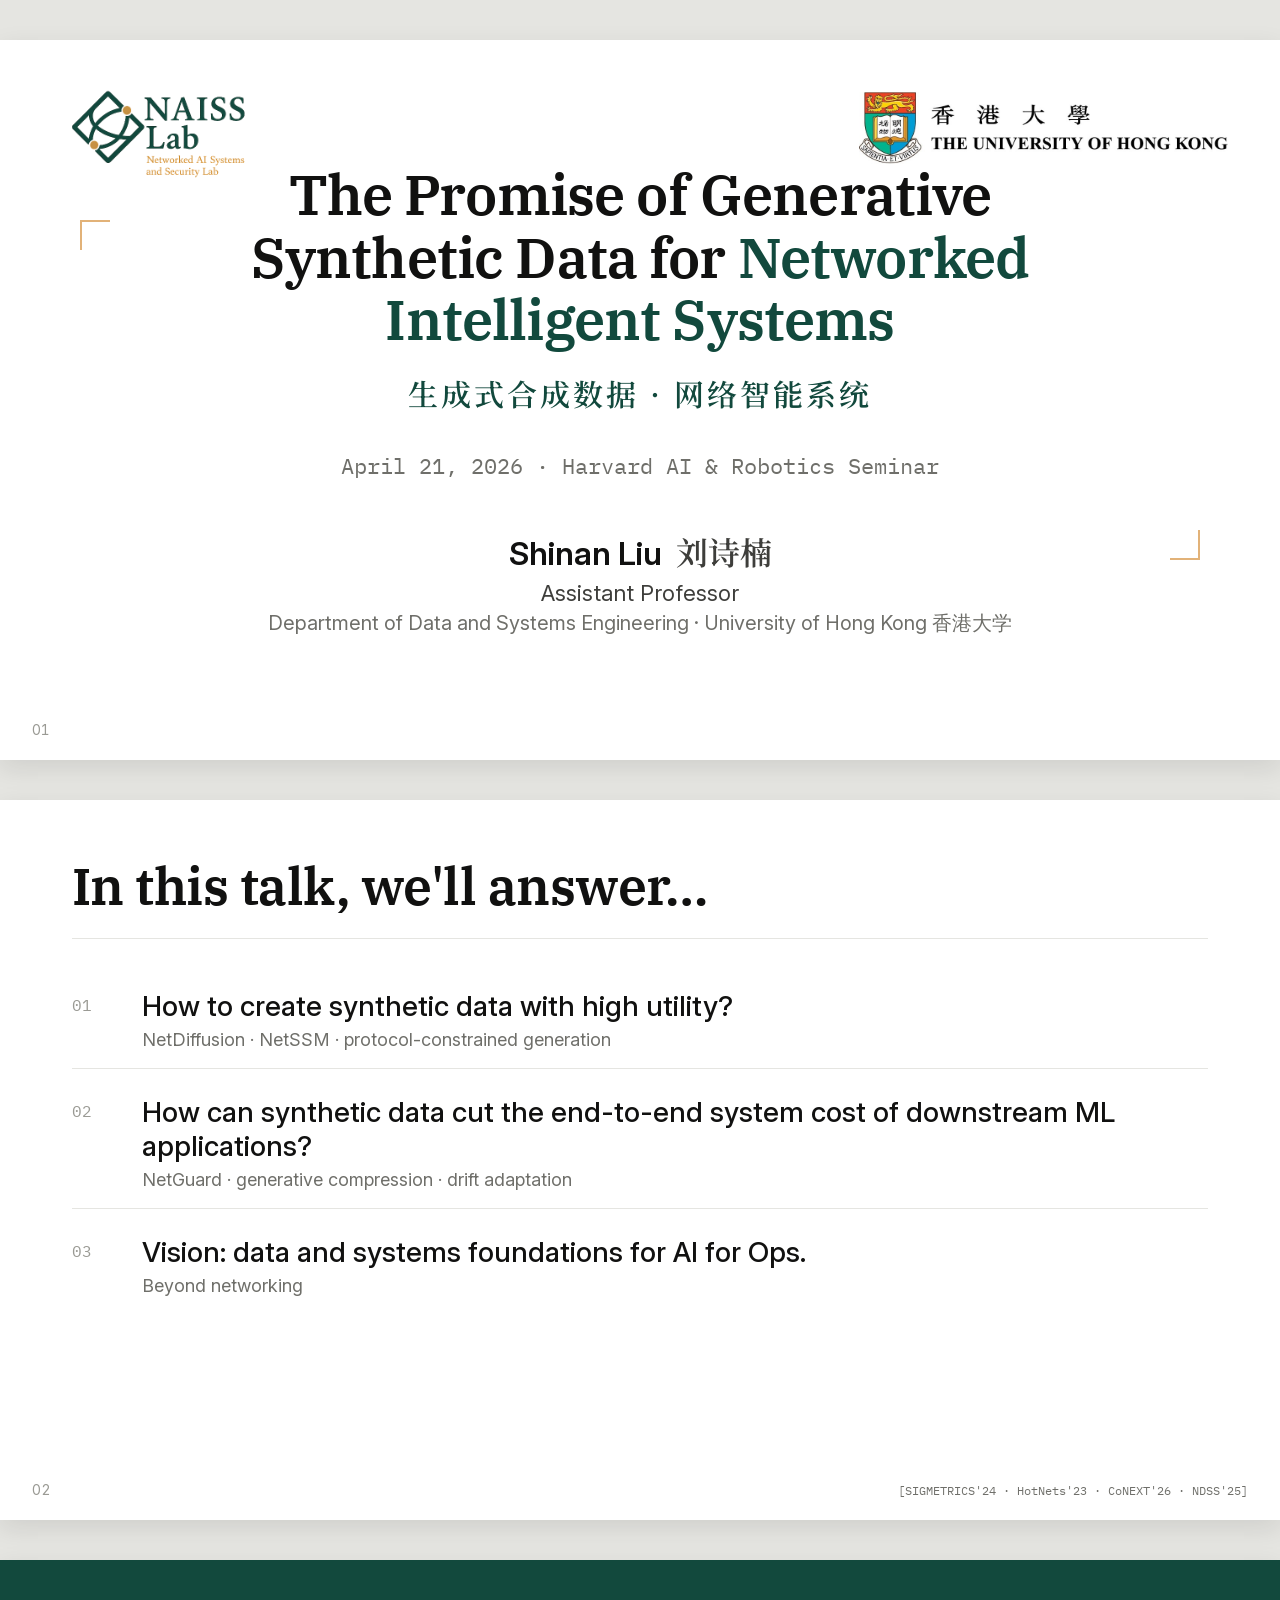
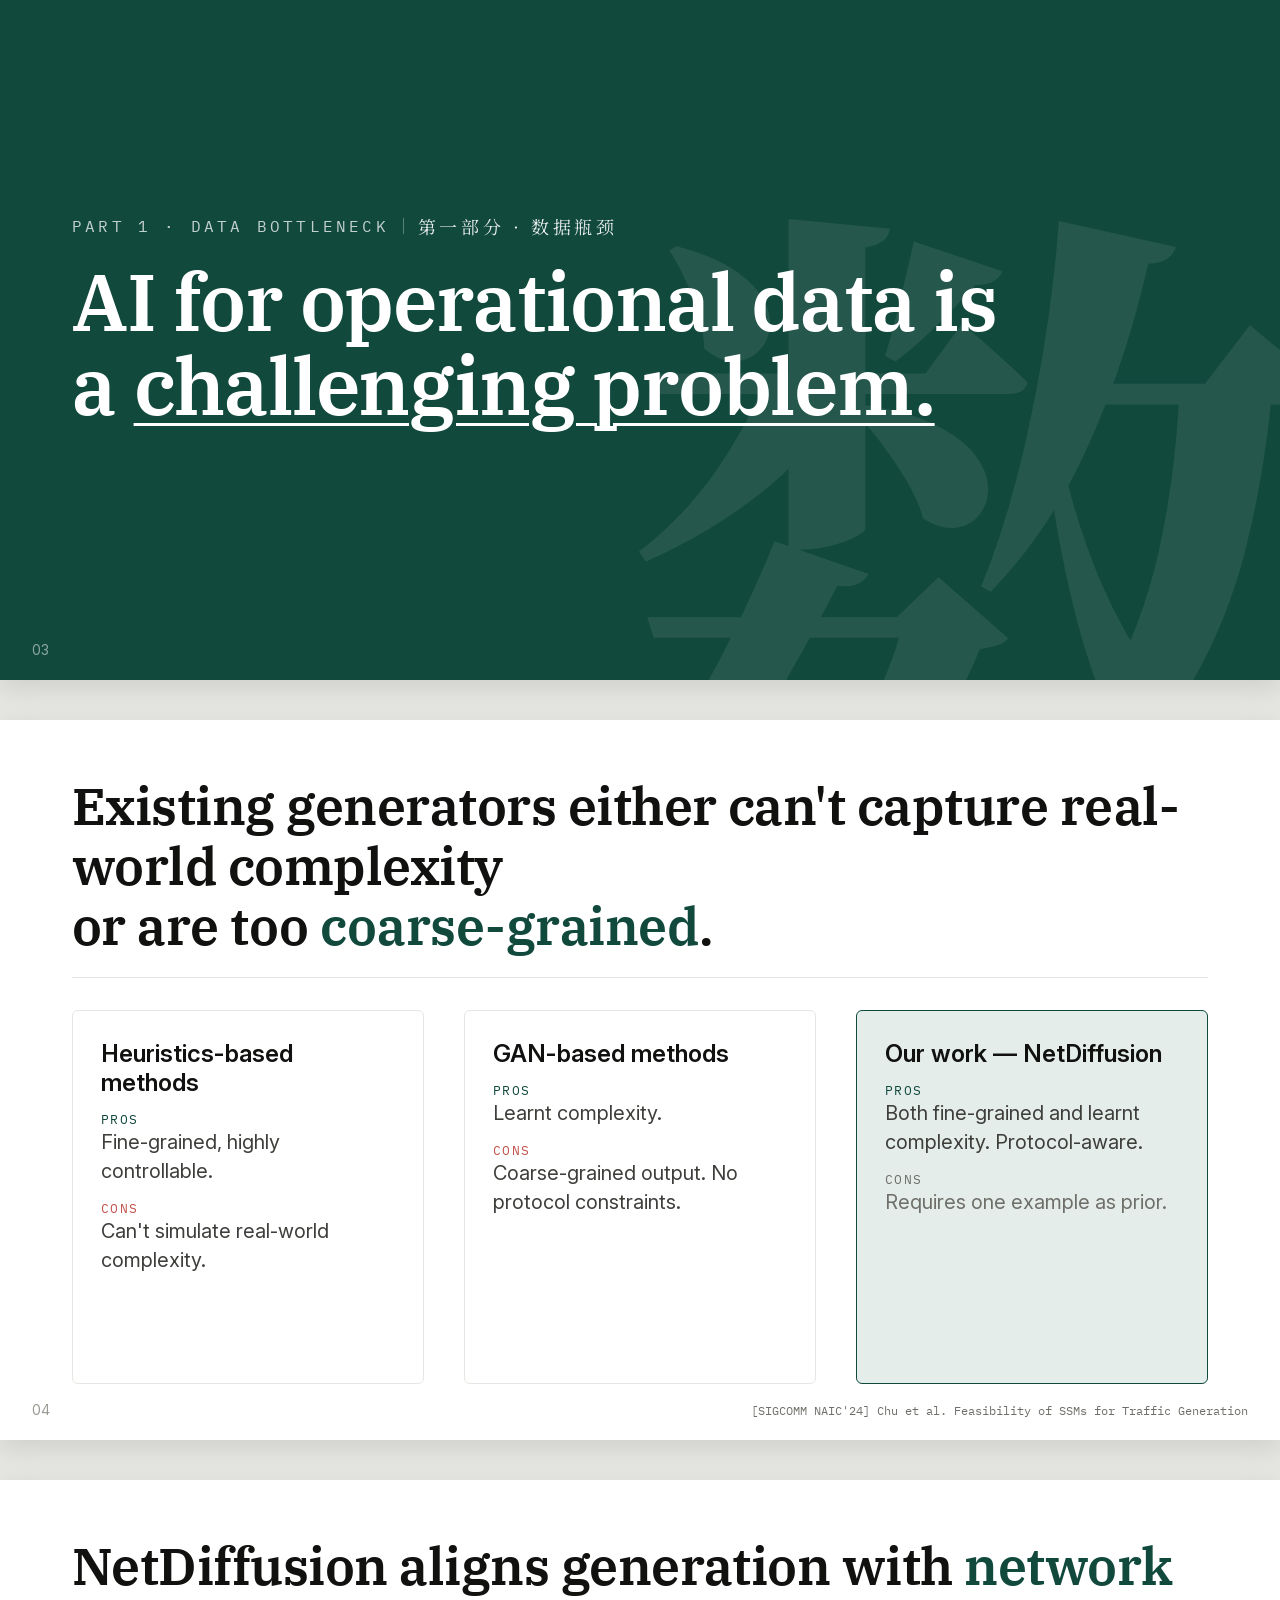
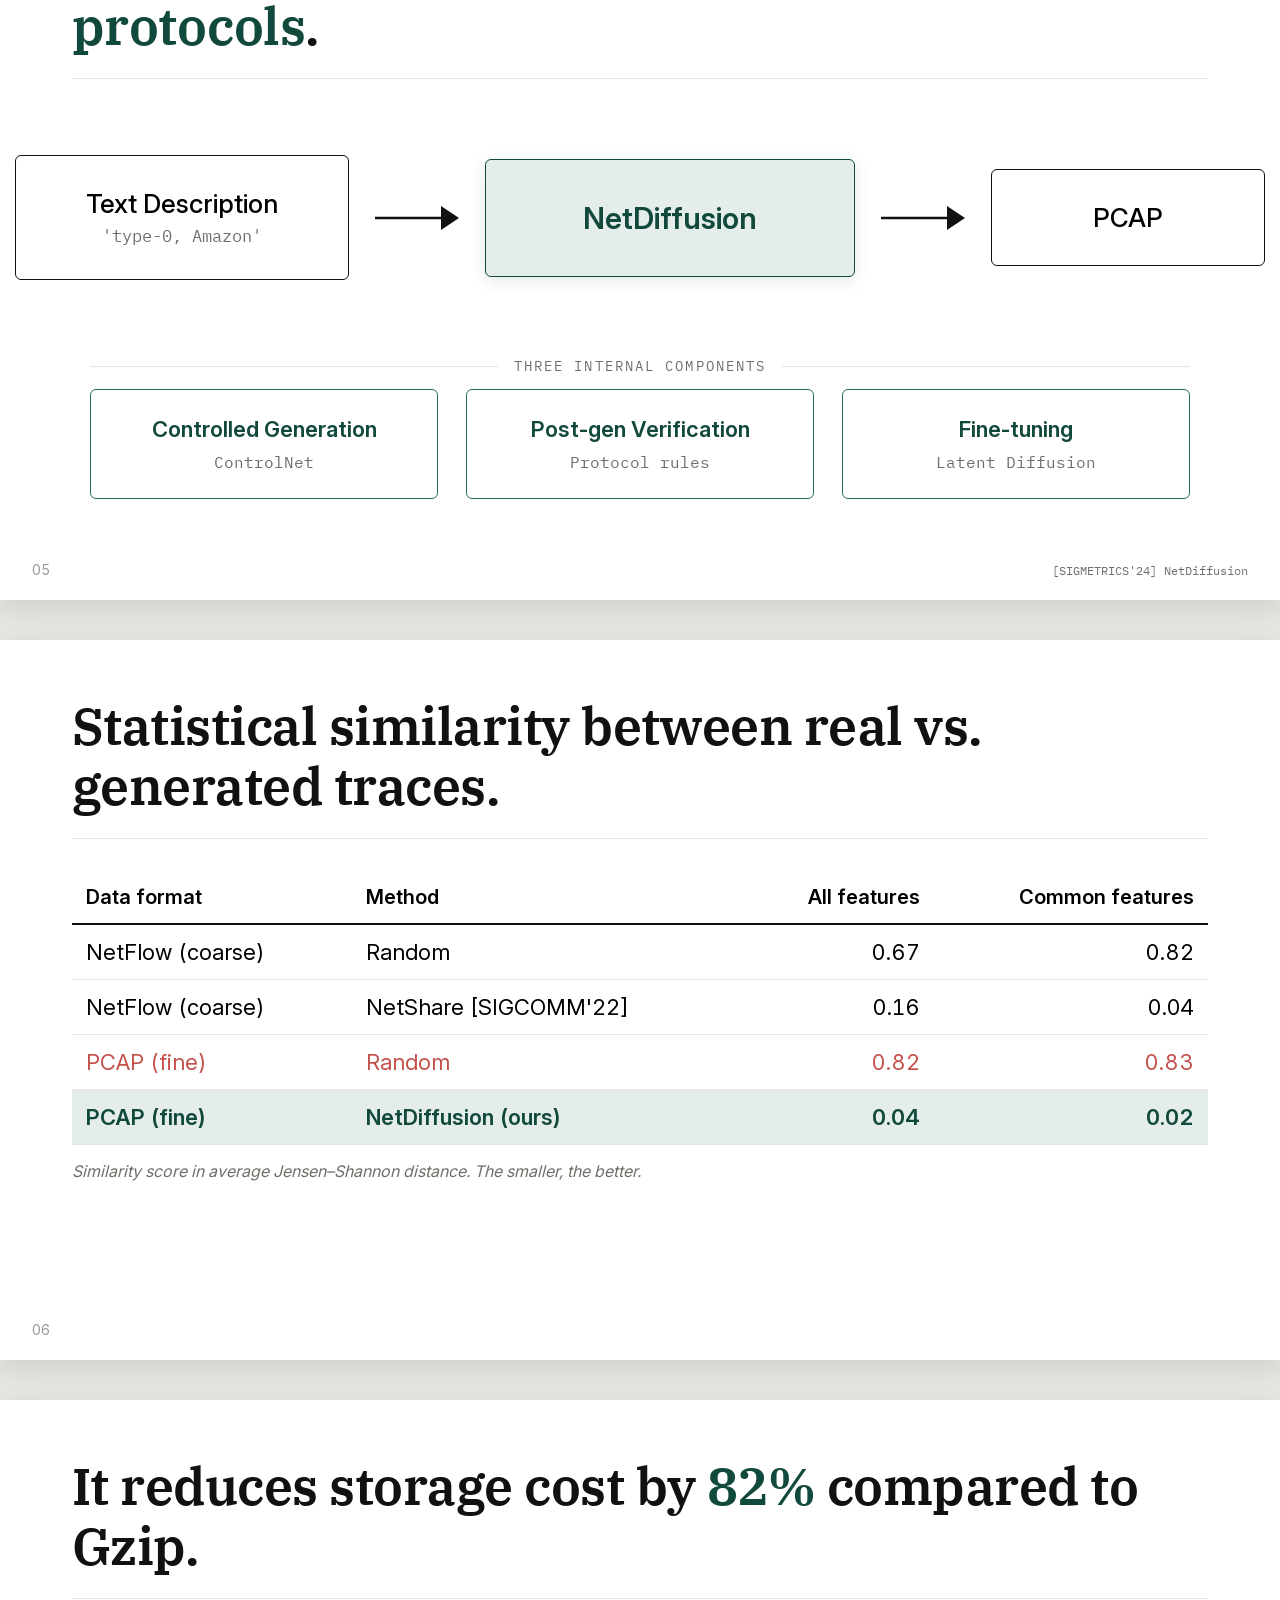
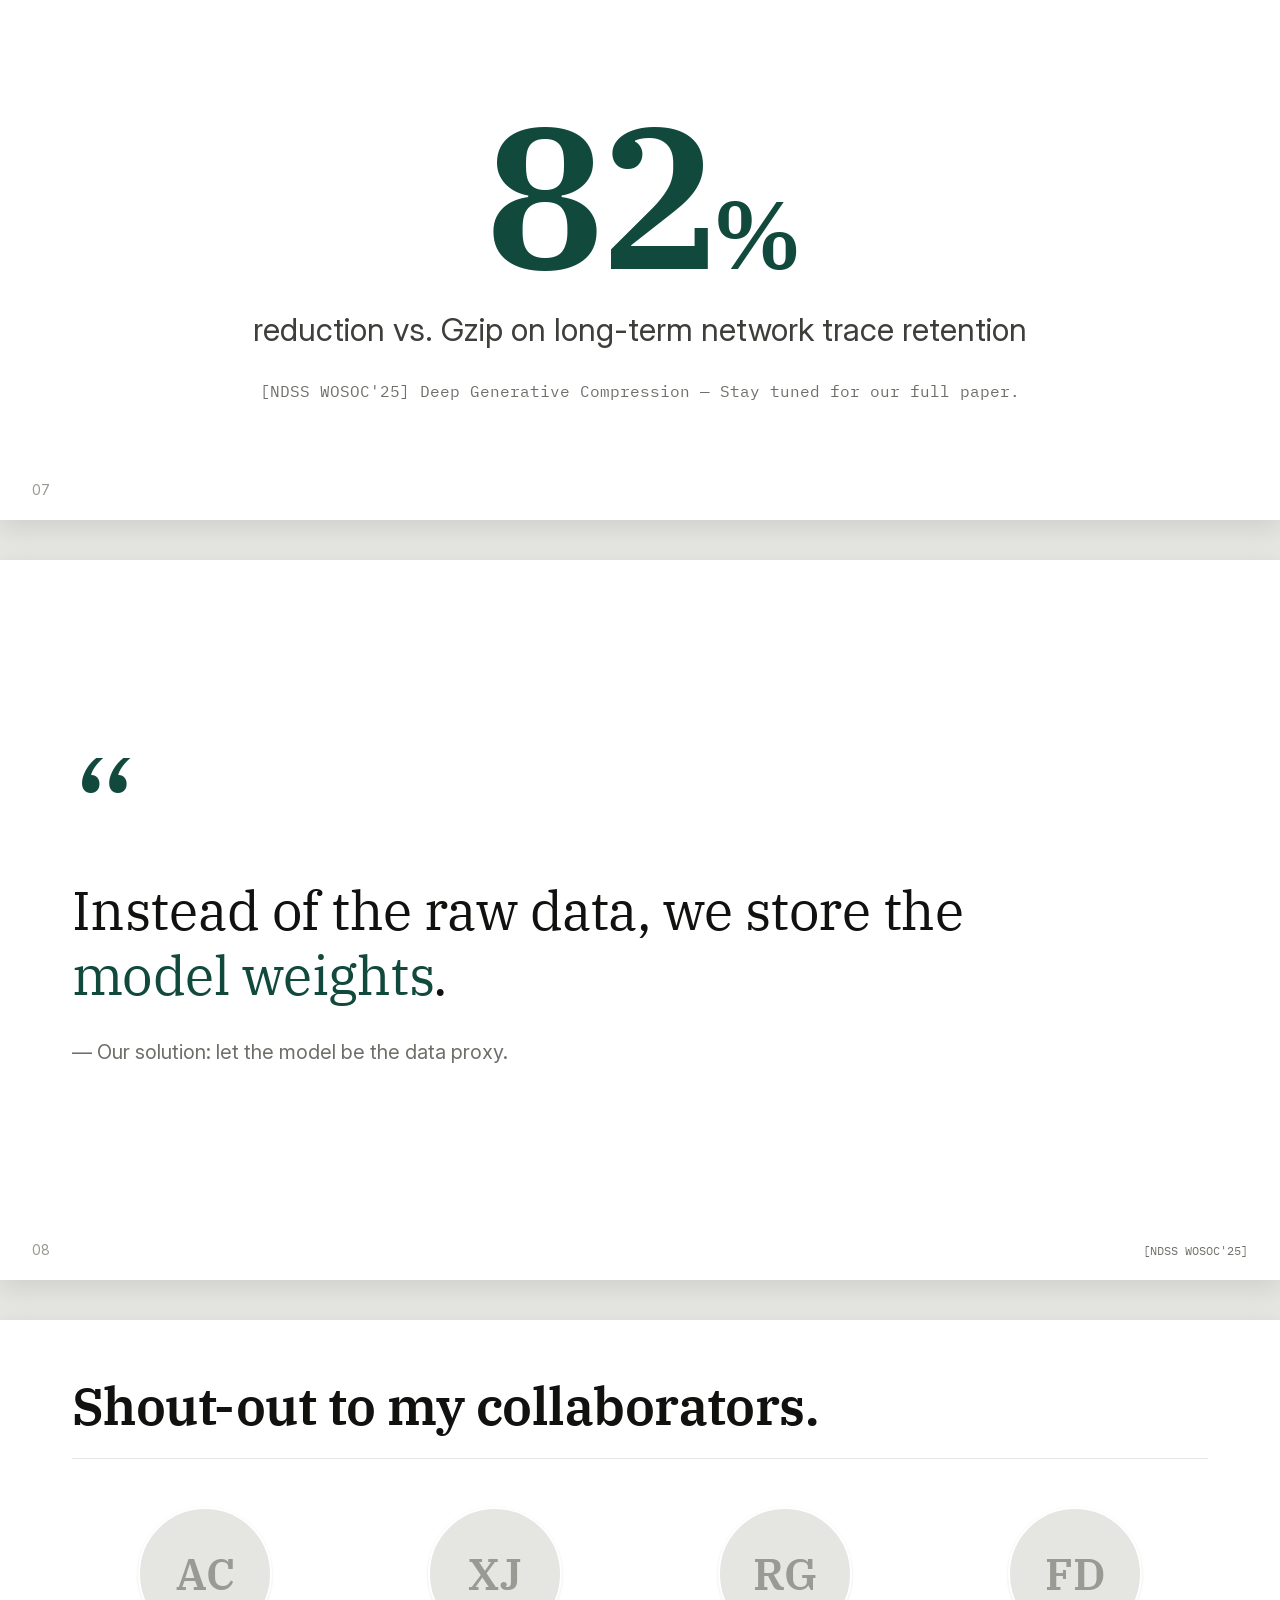
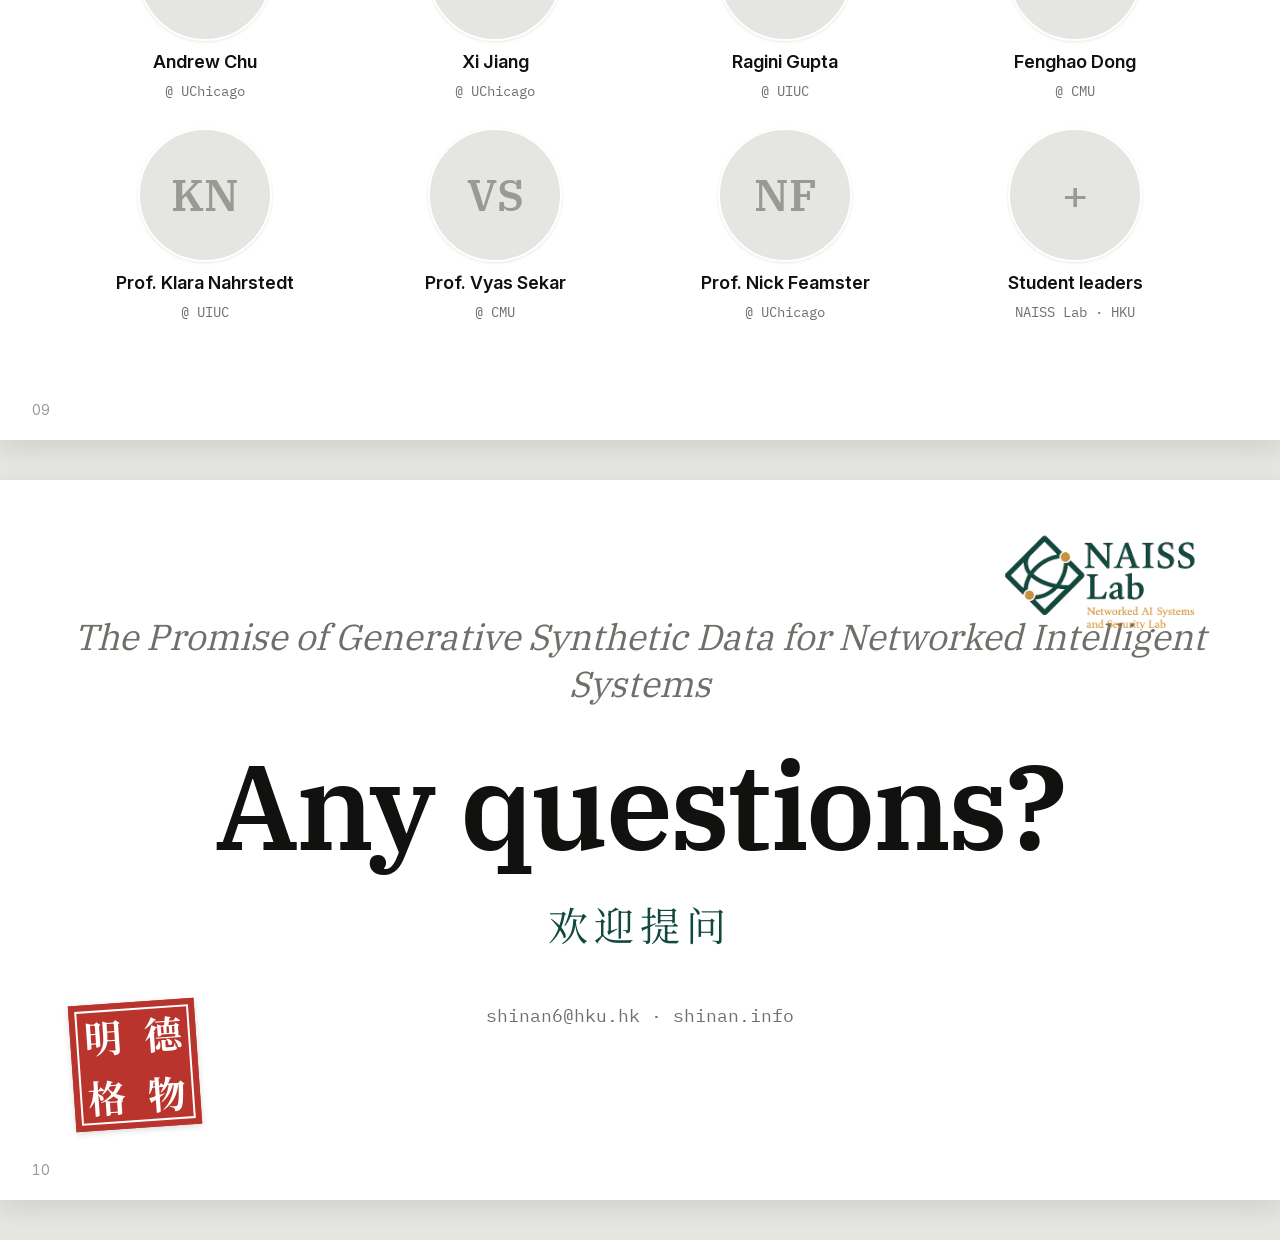
<file: slides/index.html>
<!doctype html>
<html>
<head>
  <meta charset="utf-8">
  <title>NAISS Lab — Slide Templates</title>
  <link rel="stylesheet" href="../colors_and_type.css">
  <link rel="preconnect" href="https://fonts.googleapis.com">
  <link rel="preconnect" href="https://fonts.gstatic.com" crossorigin>
  <link href="https://fonts.googleapis.com/css2?family=Noto+Serif+SC:wght@400;600;700&family=Noto+Sans+SC:wght@400;500;700&display=swap" rel="stylesheet">
  <style>
    html, body { margin:0; background: var(--ink-200); font-family: var(--font-sans); }
    .shell { display:flex; flex-direction:column; align-items:center; padding: 40px 0; gap: 40px; }
    .slide {
      width: 1280px; height: 720px;
      background: var(--bg-1);
      box-shadow: 0 8px 24px rgba(17,17,16,.10);
      position: relative;
      overflow: hidden;
      box-sizing: border-box;
      padding: var(--slide-pad-y) var(--slide-pad-x);
      display: flex; flex-direction: column;
    }
    .slide .num { position:absolute; left: 32px; bottom: 22px; font-size: 14px; color: var(--fg-4); font-variant-numeric: tabular-nums; }
    .slide .footer-cite { position:absolute; right: 32px; bottom: 22px; font-family: var(--font-mono); font-size: 12px; color: var(--fg-3); }
    .slide .logo { position:absolute; opacity: 1; }
    .slide h1.title { font-family: var(--font-serif); font-weight: 600; font-size: 52px; line-height: 1.15; letter-spacing: -0.01em; margin: 0 0 8px 0; color: var(--fg-1); }
    .slide .divider { height: 1px; background: var(--border-1); margin: 14px 0 32px 0; }
    .accent { color: var(--naiss-green); }
    .cn { font-family: "Noto Serif SC", var(--font-serif); font-feature-settings: "palt"; }
    .cn-sans { font-family: "Noto Sans SC", var(--font-sans); }

    /* Decorative corner brackets — Chinese-seal / frame motif */
    .corner-mark {
      position:absolute; width: 48px; height: 48px;
      border: 2px solid var(--naiss-gold);
    }
    .corner-mark.tl { top: 36px; left: 36px; border-right: none; border-bottom: none; }
    .corner-mark.tr { top: 36px; right: 36px; border-left: none; border-bottom: none; }
    .corner-mark.bl { bottom: 36px; left: 36px; border-right: none; border-top: none; }
    .corner-mark.br { bottom: 36px; right: 36px; border-left: none; border-top: none; }

    /* Red seal (印章) — classical vermillion stamp */
    .seal {
      width: 120px; height: 120px;
      background: #B8342C;  /* vermillion */
      color: #fff;
      font-family: "Noto Serif SC", var(--font-serif);
      font-weight: 700;
      display: grid;
      grid-template-columns: 1fr 1fr;
      grid-template-rows: 1fr 1fr;
      font-size: 38px;
      line-height: 1;
      box-shadow: 0 2px 6px rgba(0,0,0,.15);
      border: 3px solid #B8342C;
      transform: rotate(-4deg);
      position: relative;
    }
    .seal::before {
      content: "";
      position: absolute; inset: 3px;
      border: 2px solid #fff;
      pointer-events: none;
    }
    .seal span {
      display:flex; align-items:center; justify-content:center;
    }

    /* Giant Chinese watermark character */
    .cn-watermark {
      position: absolute;
      font-family: "Noto Serif SC", var(--font-serif);
      font-weight: 700;
      color: var(--naiss-green);
      opacity: 0.05;
      font-size: 640px;
      line-height: 1;
      pointer-events: none;
      user-select: none;
    }

    /* Title slide */
    .slide-title { align-items:center; justify-content:center; text-align:center; }
    .slide-title .display { font-family: var(--font-serif); font-weight: 600; font-size: 56px; line-height: 1.12; letter-spacing: -0.015em; color: var(--fg-1); max-width: 900px; margin: 0 auto; }
    .slide-title .display-cn { margin-top: 20px; font-family: "Noto Serif SC", var(--font-serif); font-weight: 600; font-size: 30px; color: var(--naiss-green); letter-spacing: 0.1em; }
    .slide-title .date { margin-top: 36px; font-size: 22px; color: var(--fg-3); font-family: var(--font-mono); }
    .slide-title .byline { margin-top: 48px; }
    .slide-title .byline .name { font-size: 32px; font-weight: 600; color: var(--fg-1); font-family: var(--font-sans); }
    .slide-title .byline .name .name-cn { font-family: "Noto Serif SC", var(--font-serif); margin-left: 14px; color: var(--fg-2); }
    .slide-title .byline .role { font-size: 22px; color: var(--fg-2); font-family: var(--font-sans); margin-top: 6px; }
    .slide-title .byline .aff { font-size: 20px; color: var(--fg-3); font-family: var(--font-sans); margin-top: 4px; }

    /* Section slide: green bg, white serif */
    .slide-section { background: var(--naiss-green); color: var(--ink-0); justify-content:center; position: relative; overflow: hidden; }
    .slide-section .eyebrow { font-family: var(--font-mono); font-size: 16px; letter-spacing: 0.2em; text-transform: uppercase; color: rgba(255,255,255,.75); margin-bottom: 20px; display:flex; align-items:center; gap: 14px; }
    .slide-section .eyebrow .cn-label { font-family: "Noto Serif SC", var(--font-serif); font-size: 18px; letter-spacing: 0.2em; text-transform: none; color: rgba(255,255,255,.9); }
    .slide-section .title { font-family: var(--font-serif); font-weight: 600; font-size: 80px; line-height: 1.05; letter-spacing: -0.015em; color: var(--ink-0); max-width: 960px; }
    .slide-section .cn-watermark { color: #fff; opacity: 0.08; right: -60px; bottom: -200px; font-size: 720px; }

    /* Content slide generic */
    .content-body { flex: 1; display:flex; gap: 40px; }

    /* 2-col compare */
    .col { flex: 1; background: var(--bg-2); border: 1px solid var(--border-1); border-radius: 6px; padding: 28px; display:flex; flex-direction: column; gap: 14px; }
    .col .col-title { font-size: 24px; font-weight: 600; color: var(--fg-1); font-family: var(--font-sans); }
    .pro-label { font-family: var(--font-mono); font-size: 13px; text-transform: uppercase; letter-spacing: 0.1em; color: var(--naiss-green); }
    .con-label { font-family: var(--font-mono); font-size: 13px; text-transform: uppercase; letter-spacing: 0.1em; color: var(--naiss-coral); }
    .col p { font-size: 20px; color: var(--fg-2); line-height: 1.45; margin: 0; }

    /* Diagram slide */
    .diagram-row { display:flex; align-items:center; gap: 16px; }
    .box {
      padding: 20px 24px; border: 1.5px solid var(--ink-900); border-radius: 6px;
      background: var(--bg-2); font-family: var(--font-sans); font-size: 22px; font-weight: 500;
      min-width: 150px; text-align:center;
    }
    .box.accent-box { border-color: var(--naiss-green); background: var(--naiss-green-100); color: var(--naiss-green); font-weight: 600; }
    .arrow svg { display:block; }

    /* Table slide */
    table.result { border-collapse: collapse; width: 100%; font-family: var(--font-sans); font-size: 22px; }
    table.result thead th { text-align: left; padding: 14px 14px; border-bottom: 2px solid var(--ink-900); font-weight: 600; font-size: 20px; }
    table.result td { padding: 14px 14px; border-bottom: 1px solid var(--border-1); font-variant-numeric: tabular-nums; }
    table.result tr.worst td { color: var(--naiss-coral); }
    table.result tr.best td { background: var(--naiss-green-100); color: var(--naiss-green); font-weight: 600; }

    /* Big-stat slide */
    .big-stat { display:flex; flex-direction: column; align-items: center; justify-content:center; flex:1; text-align:center; }
    .big-stat .value { font-family: var(--font-serif); font-weight: 600; font-size: 200px; line-height: 1; color: var(--naiss-green); letter-spacing: -0.03em; }
    .big-stat .unit { font-family: var(--font-sans); font-size: 32px; color: var(--fg-2); margin-top: 16px; }
    .big-stat .src { font-family: var(--font-mono); font-size: 16px; color: var(--fg-3); margin-top: 32px; }

    /* Quote slide */
    .quote { flex:1; display:flex; flex-direction:column; justify-content:center; max-width: 1000px; }
    .quote-mark { font-family: var(--font-serif); font-size: 140px; color: var(--naiss-green); line-height: 0.5; margin-bottom: 32px; }
    .quote-text { font-family: var(--font-serif); font-weight: 400; font-size: 54px; line-height: 1.2; color: var(--fg-1); letter-spacing: -0.01em; }
    .quote-attr { margin-top: 32px; font-family: var(--font-sans); font-size: 20px; color: var(--fg-3); }

    /* Thanks / people slide */
    .people { display:grid; grid-template-columns: repeat(4, 1fr); gap: 28px 24px; }
    .person { display:flex; flex-direction:column; gap: 10px; align-items:center; text-align:center; }
    .person .avatar { width: 130px; height: 130px; border-radius: 50%; background: var(--ink-200); border: 2px solid var(--ink-0); box-shadow: 0 1px 3px rgba(0,0,0,.10); display:flex; align-items:center; justify-content:center; font-family: var(--font-serif); font-weight: 600; font-size: 44px; color: var(--ink-400); overflow:hidden; }
    .person .pname { font-size: 18px; font-weight: 600; color: var(--fg-1); }
    .person .paff { font-size: 14px; color: var(--fg-3); font-family: var(--font-mono); }

    /* Agenda / list slide */
    .agenda { display:flex; flex-direction: column; gap: 8px; }
    .agenda-item { display:flex; align-items:flex-start; gap: 22px; padding: 18px 0; border-bottom: 1px solid var(--border-1); }
    .agenda-num { font-family: var(--font-mono); font-size: 16px; color: var(--fg-4); min-width: 48px; padding-top: 6px; font-variant-numeric: tabular-nums; }
    .agenda-text { font-family: var(--font-sans); font-size: 28px; color: var(--fg-1); font-weight: 500; }
    .agenda-text .sub { display:block; font-weight: 400; font-size: 18px; color: var(--fg-3); margin-top: 6px; }

    /* Closing / Q&A */
    .slide-close { align-items:center; justify-content:center; text-align:center; position: relative; }
    .slide-close .pretitle { font-family: var(--font-serif); font-size: 36px; color: var(--fg-3); font-weight: 400; font-style: italic; }
    .slide-close .bigq { font-family: var(--font-serif); font-size: 120px; font-weight: 600; color: var(--fg-1); letter-spacing: -0.02em; margin-top: 20px; }
    .slide-close .bigq-cn { font-family: "Noto Serif SC", var(--font-serif); font-size: 40px; color: var(--naiss-green); margin-top: 12px; letter-spacing: 0.15em; }
  </style>
</head>
<body>
<div class="shell">

  <!-- 1. Title slide -->
  <div class="slide slide-title" data-screen-label="01 Title">
    <img class="logo" src="../assets/naiss-lab-logo.png" style="height:100px;top:44px;left:52px">
    <img class="logo" src="../assets/hku-logo.jpg" style="height:72px;top:52px;right:52px">
    <div class="corner-mark tl" style="top:180px;left:80px;width:28px;height:28px;opacity:.6"></div>
    <div class="corner-mark br" style="bottom:200px;right:80px;width:28px;height:28px;opacity:.6"></div>
    <div>
      <div class="display">The Promise of Generative Synthetic Data for <span class="accent">Networked Intelligent Systems</span></div>
      <div class="display-cn">生成式合成数据 · 网络智能系统</div>
      <div class="date">April 21, 2026 · Harvard AI &amp; Robotics Seminar</div>
      <div class="byline">
        <div class="name">Shinan Liu<span class="name-cn">刘诗楠</span></div>
        <div class="role">Assistant Professor</div>
        <div class="aff">Department of Data and Systems Engineering · University of Hong Kong 香港大学</div>
      </div>
    </div>
    <div class="num">01</div>
  </div>

  <!-- 2. Agenda -->
  <div class="slide" data-screen-label="02 Agenda">
    <h1 class="title">In this talk, we'll answer&hellip;</h1>
    <div class="divider"></div>
    <div class="agenda">
      <div class="agenda-item"><div class="agenda-num">01</div><div class="agenda-text">How to create synthetic data with high utility? <span class="sub">NetDiffusion · NetSSM · protocol-constrained generation</span></div></div>
      <div class="agenda-item"><div class="agenda-num">02</div><div class="agenda-text">How can synthetic data cut the end-to-end system cost of downstream ML applications? <span class="sub">NetGuard · generative compression · drift adaptation</span></div></div>
      <div class="agenda-item" style="border-bottom:none"><div class="agenda-num">03</div><div class="agenda-text">Vision: data and systems foundations for AI for Ops. <span class="sub">Beyond networking</span></div></div>
    </div>
    <div class="num">02</div>
    <div class="footer-cite">[SIGMETRICS'24 · HotNets'23 · CoNEXT'26 · NDSS'25]</div>
  </div>

  <!-- 3. Section header -->
  <div class="slide slide-section" data-screen-label="03 Section">
    <div class="cn-watermark">数</div>
    <div style="display:flex;flex-direction:column;position:relative;z-index:1">
      <div class="eyebrow">
        <span>Part 1 · Data bottleneck</span>
        <span style="width:1px;height:16px;background:rgba(255,255,255,.3)"></span>
        <span class="cn-label">第一部分 · 数据瓶颈</span>
      </div>
      <div class="title">AI for operational data is a <span style="text-decoration: underline; text-decoration-thickness: 3px; text-underline-offset: 8px;">challenging problem.</span></div>
    </div>
    <div class="num" style="color: rgba(255,255,255,.5)">03</div>
  </div>

  <!-- 4. Two-column compare -->
  <div class="slide" data-screen-label="04 Compare">
    <h1 class="title">Existing generators either can't capture real-world complexity <br>or are too <span class="accent">coarse-grained</span>.</h1>
    <div class="divider"></div>
    <div class="content-body">
      <div class="col">
        <div class="col-title">Heuristics-based methods</div>
        <div><div class="pro-label">Pros</div><p>Fine-grained, highly controllable.</p></div>
        <div><div class="con-label">Cons</div><p>Can't simulate real-world complexity.</p></div>
      </div>
      <div class="col">
        <div class="col-title">GAN-based methods</div>
        <div><div class="pro-label">Pros</div><p>Learnt complexity.</p></div>
        <div><div class="con-label">Cons</div><p>Coarse-grained output. No protocol constraints.</p></div>
      </div>
      <div class="col" style="border-color: var(--naiss-green); background: var(--naiss-green-100);">
        <div class="col-title accent">Our work — NetDiffusion</div>
        <div><div class="pro-label">Pros</div><p>Both fine-grained and learnt complexity. Protocol-aware.</p></div>
        <div><div class="con-label" style="color:var(--fg-3)">Cons</div><p style="color: var(--fg-3)">Requires one example as prior.</p></div>
      </div>
    </div>
    <div class="num">04</div>
    <div class="footer-cite">[SIGCOMM NAIC'24] Chu et al. Feasibility of SSMs for Traffic Generation</div>
  </div>

  <!-- 5. Diagram / pipeline -->
  <div class="slide" data-screen-label="05 Diagram">
    <h1 class="title">NetDiffusion aligns generation with <span class="accent">network protocols</span>.</h1>
    <div class="divider"></div>
    <div class="content-body" style="align-items:center;justify-content:space-evenly;flex-direction:column;padding:8px 0">
      <!-- Top row: main pipeline -->
      <div style="display:flex;align-items:center;gap:24px">
        <div class="box" style="font-size:26px;padding:32px 36px;min-width:260px">
          <div>Text Description</div>
          <div style="font-size:17px;font-family:var(--font-mono);color:var(--fg-3);font-weight:400;margin-top:6px">'type-0, Amazon'</div>
        </div>
        <svg width="88" height="32"><line x1="2" y1="16" x2="68" y2="16" stroke="#111110" stroke-width="2.5"/><polygon points="68,4 86,16 68,28" fill="#111110"/></svg>
        <div class="box accent-box" style="font-size:30px;padding:40px 44px;min-width:280px;box-shadow:0 4px 16px rgba(18,73,61,.12)">NetDiffusion</div>
        <svg width="88" height="32"><line x1="2" y1="16" x2="68" y2="16" stroke="#111110" stroke-width="2.5"/><polygon points="68,4 86,16 68,28" fill="#111110"/></svg>
        <div class="box" style="font-size:26px;padding:32px 36px;min-width:200px">PCAP</div>
      </div>

      <!-- Inner components label -->
      <div style="display:flex;flex-direction:column;align-items:center;gap:14px;width:100%;max-width:1100px">
        <div style="display:flex;align-items:center;gap:16px;width:100%;font-family:var(--font-mono);font-size:14px;color:var(--fg-3);text-transform:uppercase;letter-spacing:0.15em">
          <div style="flex:1;height:1px;background:var(--border-1)"></div>
          <span>Three internal components</span>
          <div style="flex:1;height:1px;background:var(--border-1)"></div>
        </div>
        <div style="display:flex;gap:28px;width:100%">
          <div class="box" style="flex:1;font-size:22px;padding:26px 22px;text-align:center;border-color:var(--naiss-green-400)">
            <div style="font-weight:600;margin-bottom:10px;color:var(--naiss-green)">Controlled Generation</div>
            <div style="font-family:var(--font-mono);color:var(--fg-3);font-size:16px;font-weight:400">ControlNet</div>
          </div>
          <div class="box" style="flex:1;font-size:22px;padding:26px 22px;text-align:center;border-color:var(--naiss-green-400)">
            <div style="font-weight:600;margin-bottom:10px;color:var(--naiss-green)">Post-gen Verification</div>
            <div style="font-family:var(--font-mono);color:var(--fg-3);font-size:16px;font-weight:400">Protocol rules</div>
          </div>
          <div class="box" style="flex:1;font-size:22px;padding:26px 22px;text-align:center;border-color:var(--naiss-green-400)">
            <div style="font-weight:600;margin-bottom:10px;color:var(--naiss-green)">Fine-tuning</div>
            <div style="font-family:var(--font-mono);color:var(--fg-3);font-size:16px;font-weight:400">Latent Diffusion</div>
          </div>
        </div>
      </div>
    </div>
    <div class="num">05</div>
    <div class="footer-cite">[SIGMETRICS'24] NetDiffusion</div>
  </div>

  <!-- 6. Table -->
  <div class="slide" data-screen-label="06 Results table">
    <h1 class="title">Statistical similarity between real vs. generated traces.</h1>
    <div class="divider"></div>
    <div class="content-body" style="flex-direction:column;gap:16px">
      <table class="result">
        <thead><tr><th>Data format</th><th>Method</th><th style="text-align:right">All features</th><th style="text-align:right">Common features</th></tr></thead>
        <tbody>
          <tr><td>NetFlow (coarse)</td><td>Random</td><td style="text-align:right">0.67</td><td style="text-align:right">0.82</td></tr>
          <tr><td>NetFlow (coarse)</td><td>NetShare [SIGCOMM'22]</td><td style="text-align:right">0.16</td><td style="text-align:right">0.04</td></tr>
          <tr class="worst"><td>PCAP (fine)</td><td>Random</td><td style="text-align:right">0.82</td><td style="text-align:right">0.83</td></tr>
          <tr class="best"><td>PCAP (fine)</td><td>NetDiffusion (ours)</td><td style="text-align:right">0.04</td><td style="text-align:right">0.02</td></tr>
        </tbody>
      </table>
      <div style="font-family:var(--font-sans);font-style:italic;font-size:16px;color:var(--fg-3)">Similarity score in average Jensen–Shannon distance. The smaller, the better.</div>
    </div>
    <div class="num">06</div>
  </div>

  <!-- 7. Big stat -->
  <div class="slide" data-screen-label="07 Big stat">
    <h1 class="title">It reduces storage cost by <span class="accent">82%</span> compared to Gzip.</h1>
    <div class="divider"></div>
    <div class="big-stat">
      <div class="value">82<span style="font-size:96px">%</span></div>
      <div class="unit">reduction vs. Gzip on long-term network trace retention</div>
      <div class="src">[NDSS WOSOC'25] Deep Generative Compression — Stay tuned for our full paper.</div>
    </div>
    <div class="num">07</div>
  </div>

  <!-- 8. Quote / insight -->
  <div class="slide" data-screen-label="08 Quote">
    <div class="quote">
      <div class="quote-mark">&ldquo;</div>
      <div class="quote-text">Instead of the raw data, we store the <span class="accent">model weights</span>.</div>
      <div class="quote-attr">— Our solution: let the model be the data proxy.</div>
    </div>
    <div class="num">08</div>
    <div class="footer-cite">[NDSS WOSOC'25]</div>
  </div>

  <!-- 9. People / thanks -->
  <div class="slide" data-screen-label="09 Thanks">
    <h1 class="title">Shout-out to my collaborators.</h1>
    <div class="divider"></div>
    <div class="content-body" style="flex-direction:column;gap:32px;padding-top:16px">
      <div class="people">
        <div class="person"><div class="avatar">AC</div><div class="pname">Andrew Chu</div><div class="paff">@ UChicago</div></div>
        <div class="person"><div class="avatar">XJ</div><div class="pname">Xi Jiang</div><div class="paff">@ UChicago</div></div>
        <div class="person"><div class="avatar">RG</div><div class="pname">Ragini Gupta</div><div class="paff">@ UIUC</div></div>
        <div class="person"><div class="avatar">FD</div><div class="pname">Fenghao Dong</div><div class="paff">@ CMU</div></div>
        <div class="person"><div class="avatar">KN</div><div class="pname">Prof. Klara Nahrstedt</div><div class="paff">@ UIUC</div></div>
        <div class="person"><div class="avatar">VS</div><div class="pname">Prof. Vyas Sekar</div><div class="paff">@ CMU</div></div>
        <div class="person"><div class="avatar">NF</div><div class="pname">Prof. Nick Feamster</div><div class="paff">@ UChicago</div></div>
        <div class="person"><div class="avatar">+</div><div class="pname">Student leaders</div><div class="paff">NAISS Lab · HKU</div></div>
      </div>
    </div>
    <div class="num">09</div>
  </div>

  <!-- 10. Closing / Q&A -->
  <div class="slide slide-close" data-screen-label="10 Questions">
    <img class="logo" src="../assets/naiss-lab-logo.png" style="height:110px;top:48px;right:52px">
    <!-- Red seal stamp, bottom-left -->
    <div class="seal" style="position:absolute;bottom:72px;left:72px">
      <span>明</span><span>德</span><span>格</span><span>物</span>
    </div>
    <div style="margin-top:-40px">
      <div class="pretitle">The Promise of Generative Synthetic Data for Networked Intelligent Systems</div>
      <div class="bigq">Any questions?</div>
      <div class="bigq-cn">欢迎提问</div>
      <div style="font-family:var(--font-mono);color:var(--fg-3);font-size:18px;margin-top:52px">shinan6@hku.hk · shinan.info</div>
    </div>
    <div class="num">10</div>
  </div>

</div>
</body>
</html>
</file>
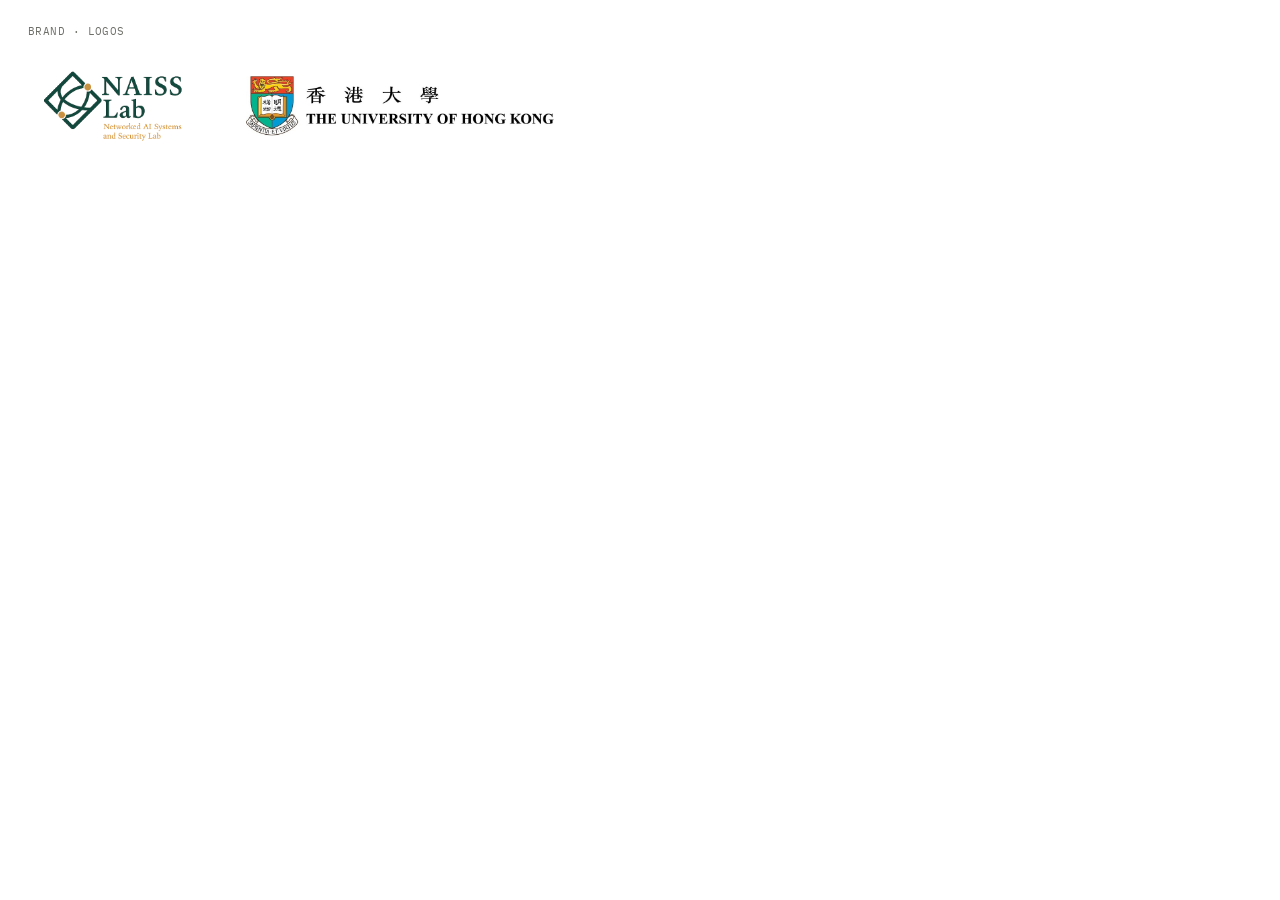
<file: preview/brand-logos.html>
<!doctype html>
<html><head><meta charset="utf-8"><link rel="stylesheet" href="_card.css">
<style>body{background:#fff}</style></head>
<body><div class="card" style="background:#fff">
<div class="meta">Brand · Logos</div>
<div style="display:flex;gap:40px;align-items:center;padding:14px 0;flex-wrap:wrap">
<img src="../assets/naiss-lab-logo.png" alt="NAISS Lab" style="height:80px">
<img src="../assets/hku-logo.jpg" alt="HKU" style="height:60px">
</div>
</div></body></html>
</file>
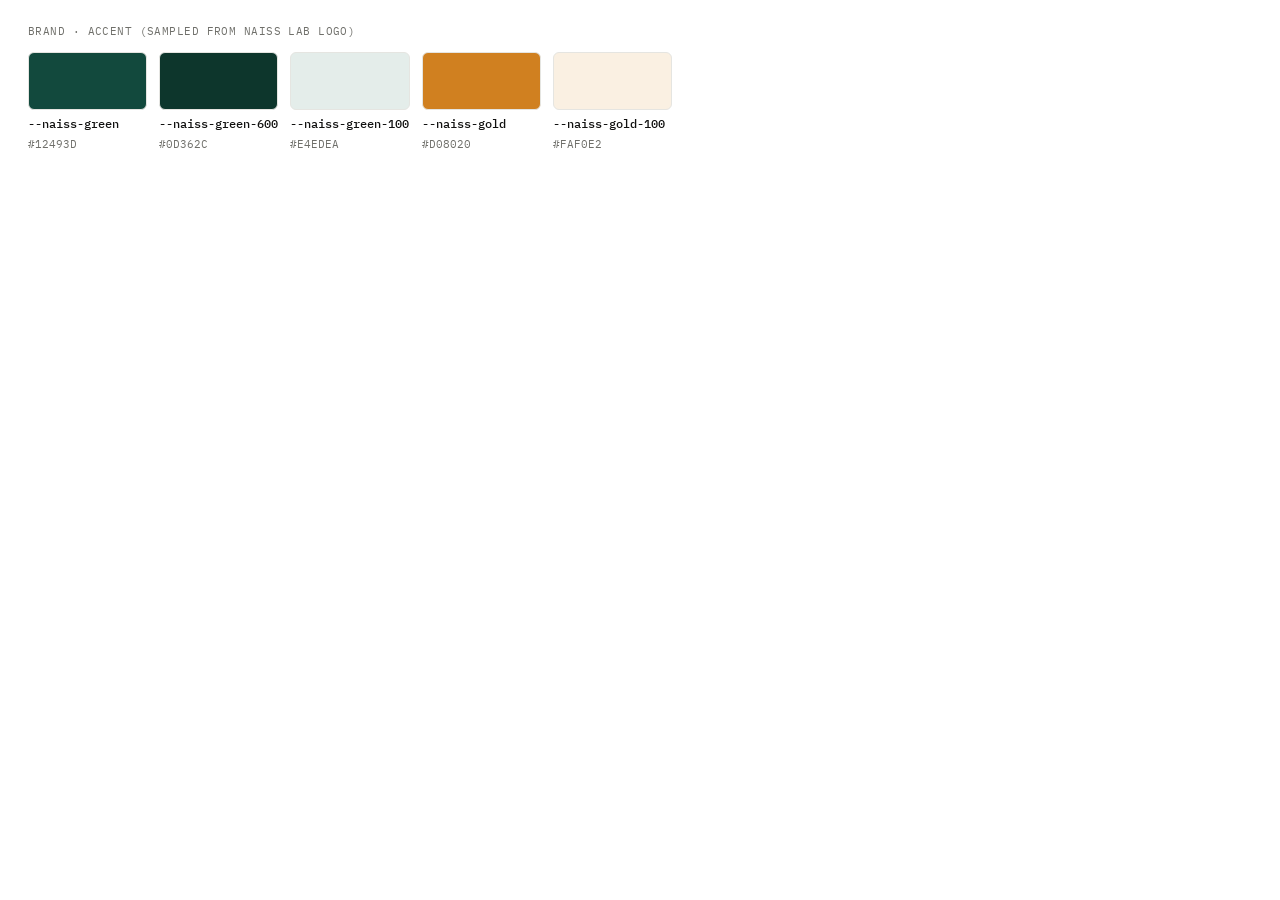
<file: preview/colors-brand.html>
<!doctype html>
<html><head><meta charset="utf-8"><link rel="stylesheet" href="_card.css"></head>
<body><div class="card">
<div class="meta">Brand · Accent (sampled from NAISS Lab logo)</div>
<div class="row">
  <div class="swatch"><div class="swatch-chip" style="background:#12493D"></div><div class="swatch-name">--naiss-green</div><div class="swatch-hex">#12493D</div></div>
  <div class="swatch"><div class="swatch-chip" style="background:#0D362C"></div><div class="swatch-name">--naiss-green-600</div><div class="swatch-hex">#0D362C</div></div>
  <div class="swatch"><div class="swatch-chip" style="background:#E4EDEA"></div><div class="swatch-name">--naiss-green-100</div><div class="swatch-hex">#E4EDEA</div></div>
  <div class="swatch"><div class="swatch-chip" style="background:#D08020"></div><div class="swatch-name">--naiss-gold</div><div class="swatch-hex">#D08020</div></div>
  <div class="swatch"><div class="swatch-chip" style="background:#FAF0E2"></div><div class="swatch-name">--naiss-gold-100</div><div class="swatch-hex">#FAF0E2</div></div>
</div>
</div></body></html>
</file>
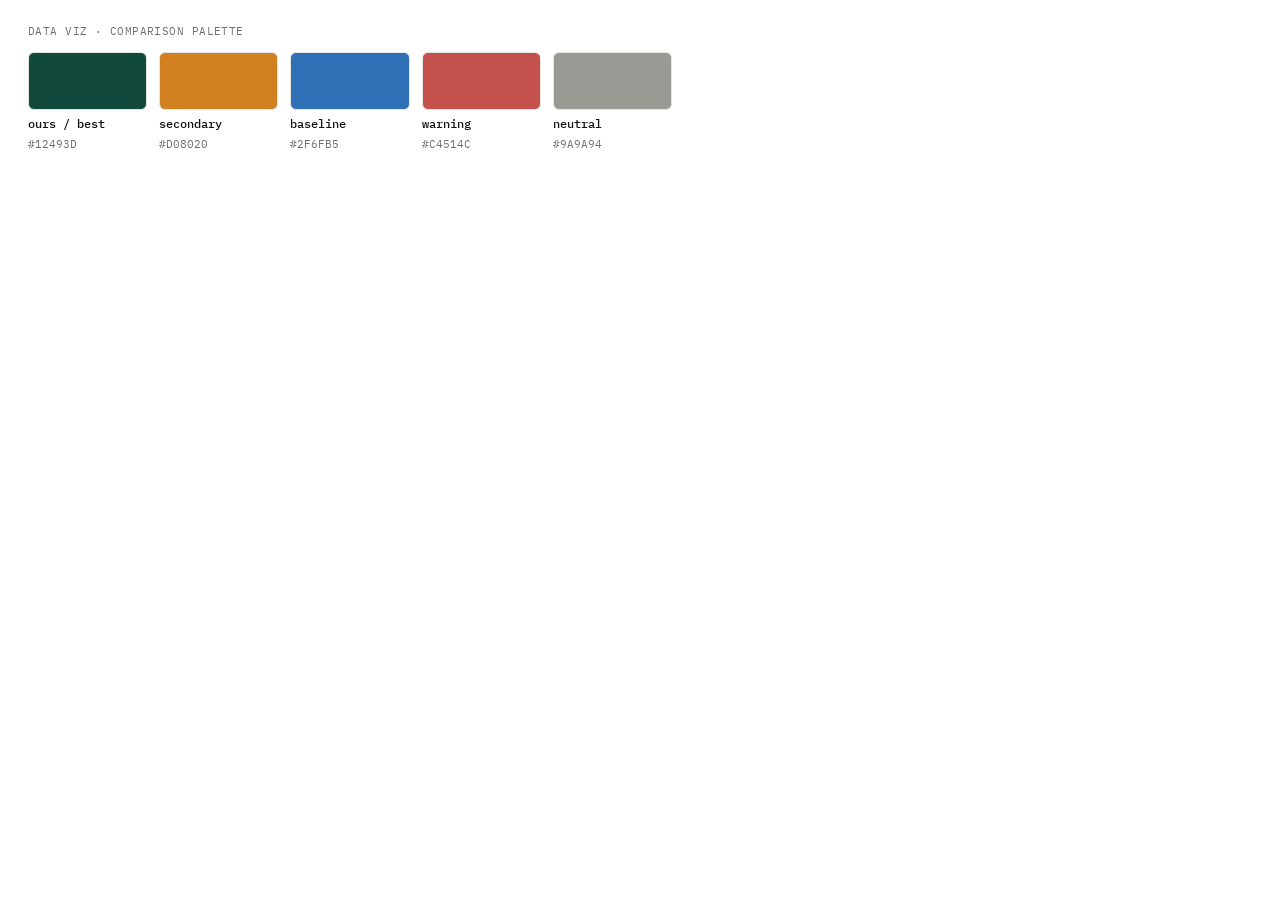
<file: preview/colors-dataviz.html>
<!doctype html>
<html><head><meta charset="utf-8"><link rel="stylesheet" href="_card.css"></head>
<body><div class="card">
<div class="meta">Data viz · Comparison palette</div>
<div class="row">
  <div class="swatch"><div class="swatch-chip" style="background:#12493D"></div><div class="swatch-name">ours / best</div><div class="swatch-hex">#12493D</div></div>
  <div class="swatch"><div class="swatch-chip" style="background:#D08020"></div><div class="swatch-name">secondary</div><div class="swatch-hex">#D08020</div></div>
  <div class="swatch"><div class="swatch-chip" style="background:#2F6FB5"></div><div class="swatch-name">baseline</div><div class="swatch-hex">#2F6FB5</div></div>
  <div class="swatch"><div class="swatch-chip" style="background:#C4514C"></div><div class="swatch-name">warning</div><div class="swatch-hex">#C4514C</div></div>
  <div class="swatch"><div class="swatch-chip" style="background:#9A9A94"></div><div class="swatch-name">neutral</div><div class="swatch-hex">#9A9A94</div></div>
</div>
</div></body></html>
</file>
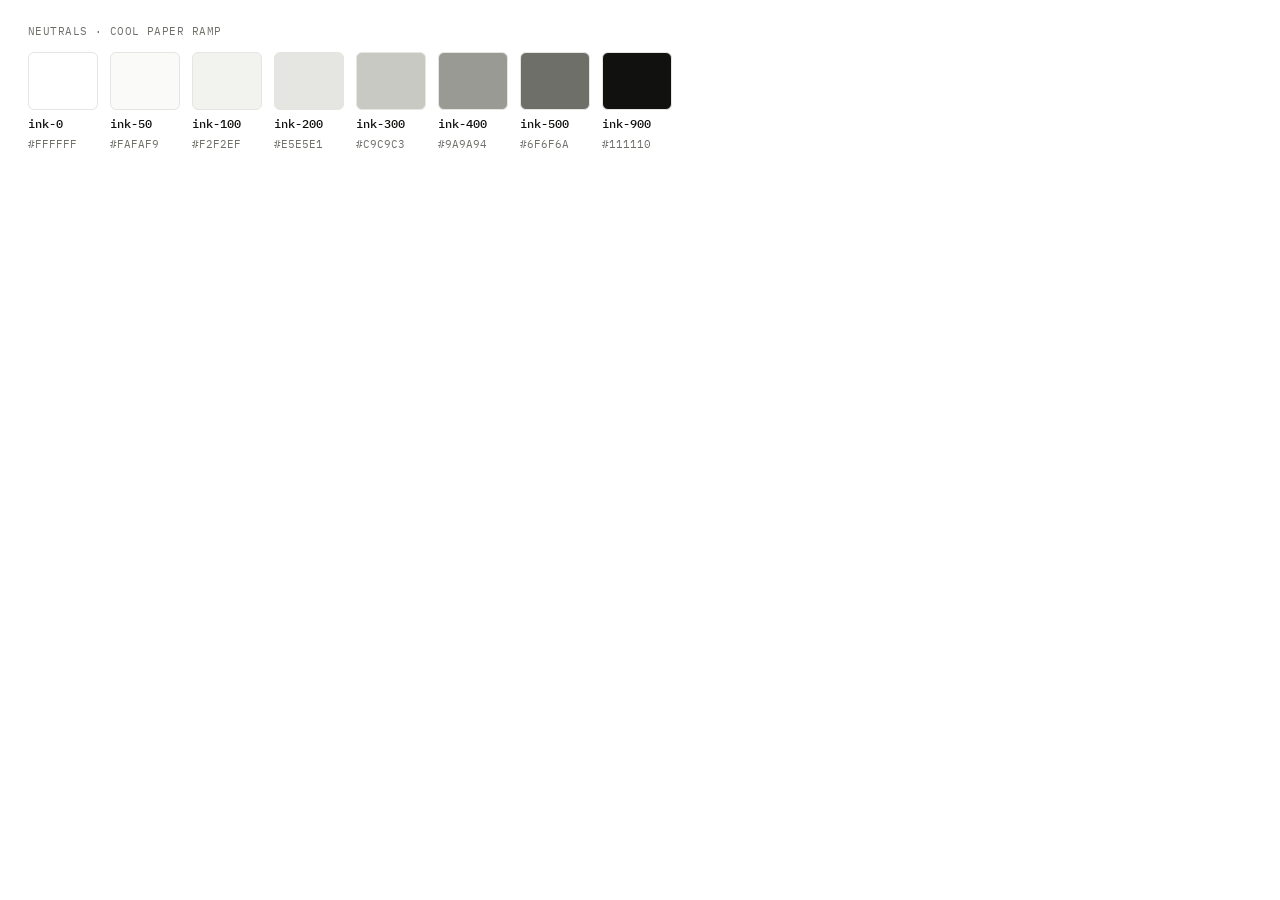
<file: preview/colors-neutrals.html>
<!doctype html>
<html><head><meta charset="utf-8"><link rel="stylesheet" href="_card.css"></head>
<body><div class="card">
<div class="meta">Neutrals · Cool paper ramp</div>
<div class="row">
  <div class="swatch"><div class="swatch-chip" style="background:#FFFFFF;border:1px solid #E5E5E1"></div><div class="swatch-name">ink-0</div><div class="swatch-hex">#FFFFFF</div></div>
  <div class="swatch"><div class="swatch-chip" style="background:#FAFAF9"></div><div class="swatch-name">ink-50</div><div class="swatch-hex">#FAFAF9</div></div>
  <div class="swatch"><div class="swatch-chip" style="background:#F2F2EF"></div><div class="swatch-name">ink-100</div><div class="swatch-hex">#F2F2EF</div></div>
  <div class="swatch"><div class="swatch-chip" style="background:#E5E5E1"></div><div class="swatch-name">ink-200</div><div class="swatch-hex">#E5E5E1</div></div>
  <div class="swatch"><div class="swatch-chip" style="background:#C9C9C3"></div><div class="swatch-name">ink-300</div><div class="swatch-hex">#C9C9C3</div></div>
  <div class="swatch"><div class="swatch-chip" style="background:#9A9A94"></div><div class="swatch-name">ink-400</div><div class="swatch-hex">#9A9A94</div></div>
  <div class="swatch"><div class="swatch-chip" style="background:#6F6F6A"></div><div class="swatch-name">ink-500</div><div class="swatch-hex">#6F6F6A</div></div>
  <div class="swatch"><div class="swatch-chip" style="background:#111110"></div><div class="swatch-name">ink-900</div><div class="swatch-hex">#111110</div></div>
</div>
</div></body></html>
</file>
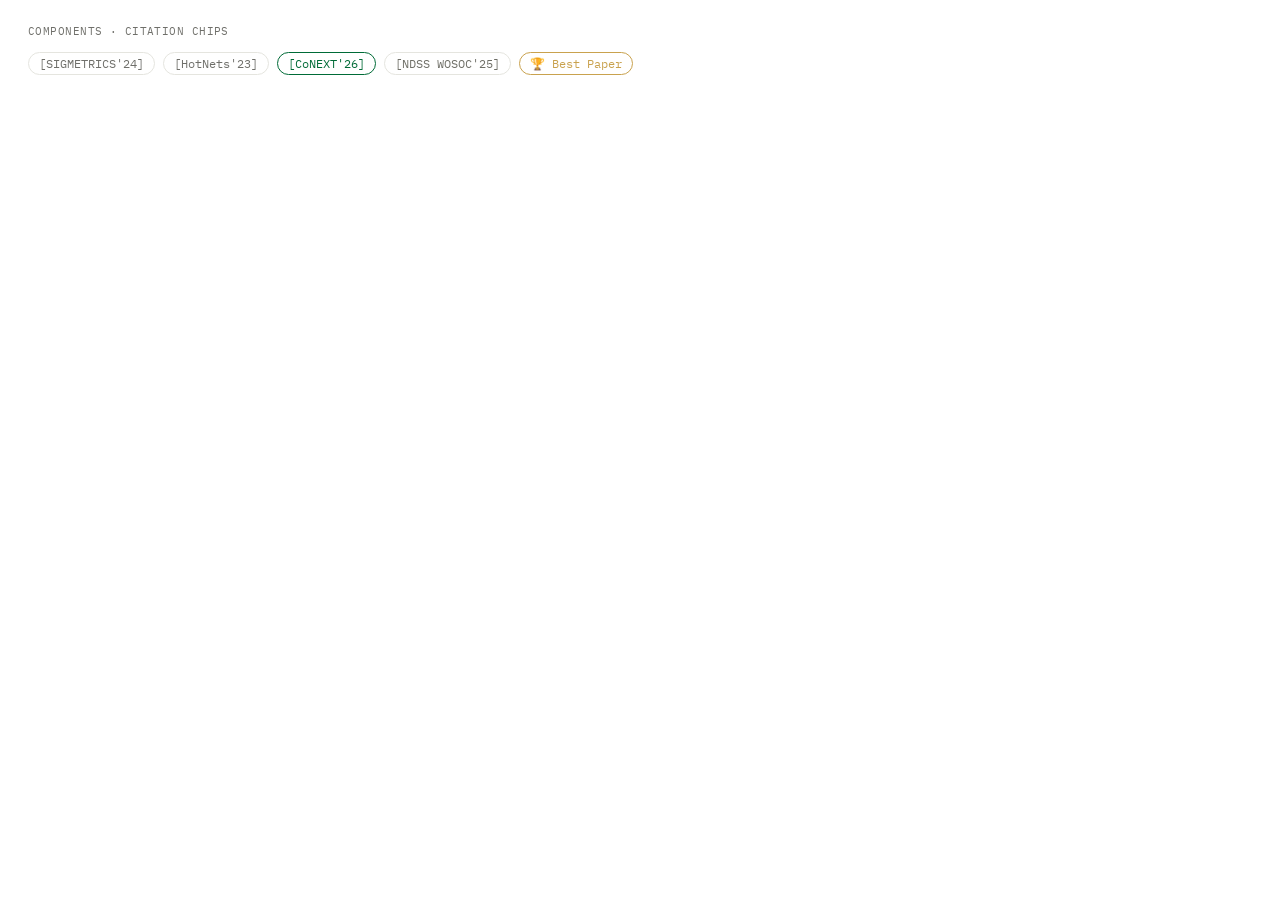
<file: preview/components-citations.html>
<!doctype html>
<html><head><meta charset="utf-8"><link rel="stylesheet" href="_card.css"></head>
<body><div class="card">
<div class="meta">Components · Citation chips</div>
<div style="display:flex;gap:8px;flex-wrap:wrap">
<span style="font-family:var(--font-mono);font-size:12px;color:var(--fg-3);padding:3px 10px;border:1px solid #E5E5DF;border-radius:999px">[SIGMETRICS'24]</span>
<span style="font-family:var(--font-mono);font-size:12px;color:var(--fg-3);padding:3px 10px;border:1px solid #E5E5DF;border-radius:999px">[HotNets'23]</span>
<span style="font-family:var(--font-mono);font-size:12px;color:#006B37;padding:3px 10px;border:1px solid #006B37;border-radius:999px">[CoNEXT'26]</span>
<span style="font-family:var(--font-mono);font-size:12px;color:#6F6F67;padding:3px 10px;border:1px solid #E5E5DF;border-radius:999px">[NDSS WOSOC'25]</span>
<span style="font-family:var(--font-mono);font-size:12px;color:#C9A24E;padding:3px 10px;border:1px solid #C9A24E;border-radius:999px">🏆 Best Paper</span>
</div>
</div></body></html>
</file>
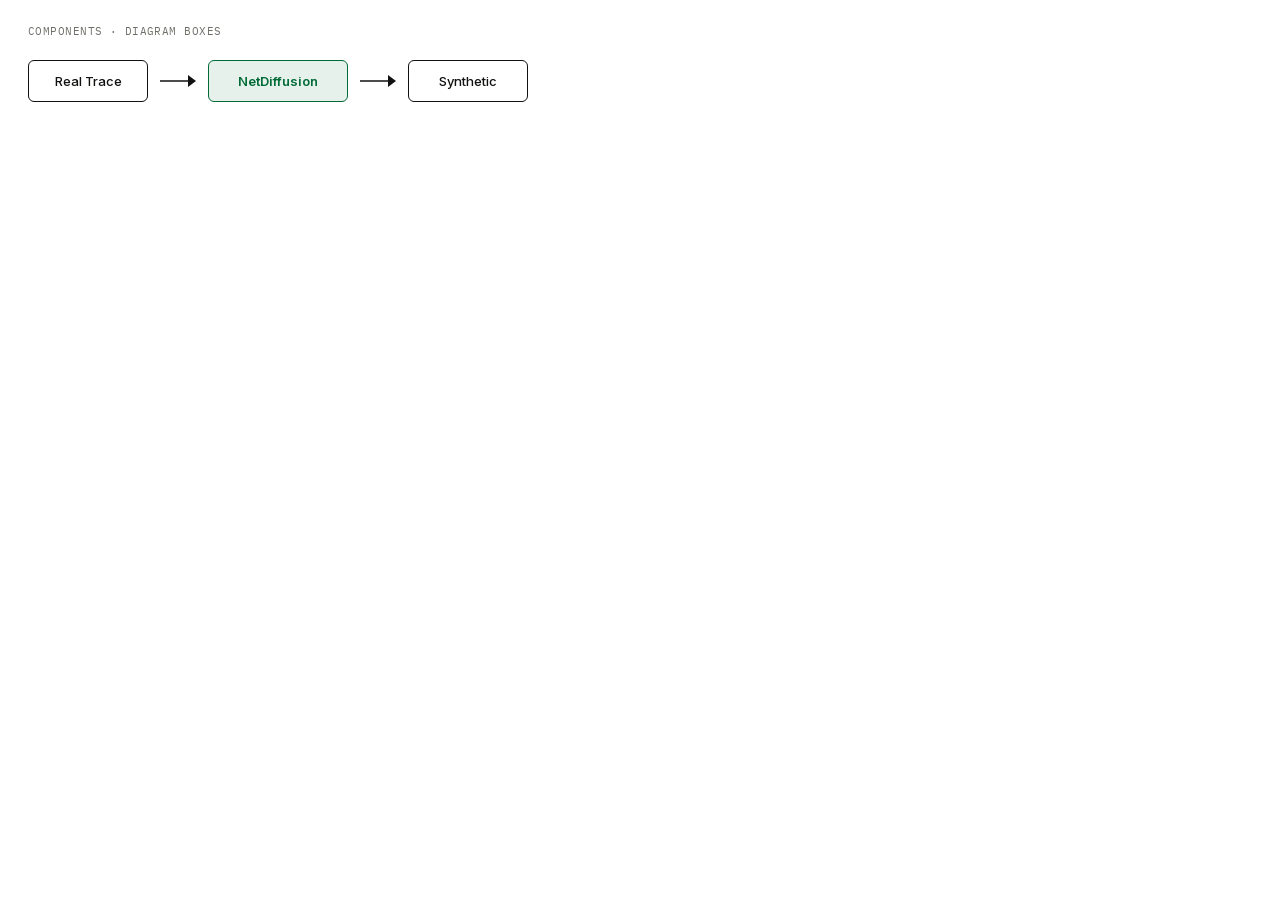
<file: preview/components-diagram.html>
<!doctype html>
<html><head><meta charset="utf-8"><link rel="stylesheet" href="_card.css"></head>
<body><div class="card">
<div class="meta">Components · Diagram boxes</div>
<div style="display:flex;align-items:center;gap:10px;padding:8px 0">
<div style="padding:12px 14px;border:1.5px solid #111110;border-radius:6px;background:#fff;font-family:var(--font-sans);font-size:13px;font-weight:500;min-width:90px;text-align:center">Real Trace</div>
<svg width="40" height="18"><line x1="2" y1="9" x2="30" y2="9" stroke="#111110" stroke-width="1.5"/><polygon points="30,3 38,9 30,15" fill="#111110"/></svg>
<div style="padding:12px 14px;border:1.5px solid #006B37;border-radius:6px;background:#E6F1EC;font-family:var(--font-sans);font-size:13px;font-weight:600;color:#006B37;min-width:110px;text-align:center">NetDiffusion</div>
<svg width="40" height="18"><line x1="2" y1="9" x2="30" y2="9" stroke="#111110" stroke-width="1.5"/><polygon points="30,3 38,9 30,15" fill="#111110"/></svg>
<div style="padding:12px 14px;border:1.5px solid #111110;border-radius:6px;background:#fff;font-family:var(--font-sans);font-size:13px;font-weight:500;min-width:90px;text-align:center">Synthetic</div>
</div>
</div></body></html>
</file>
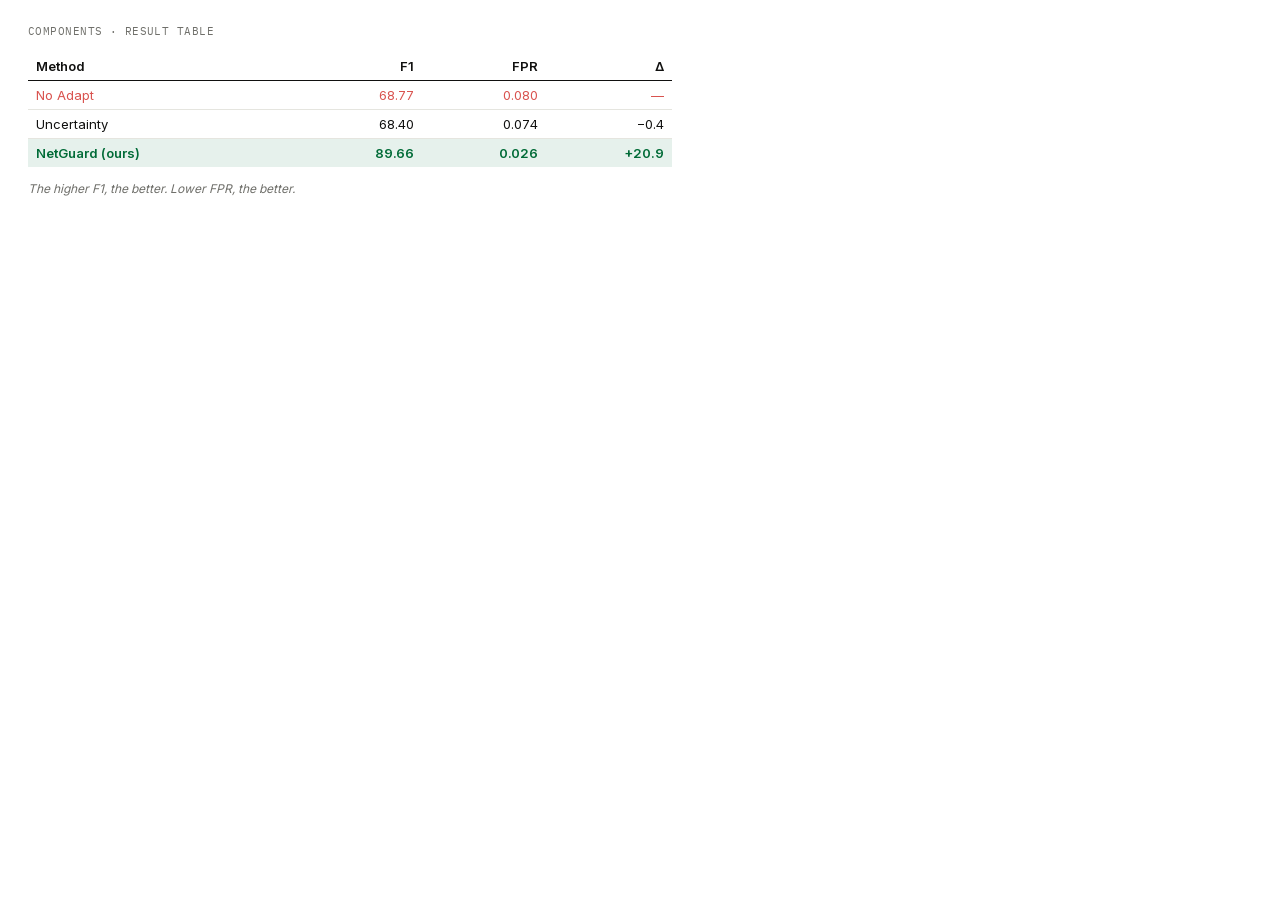
<file: preview/components-table.html>
<!doctype html>
<html><head><meta charset="utf-8"><link rel="stylesheet" href="_card.css"></head>
<body><div class="card">
<div class="meta">Components · Result table</div>
<table style="width:100%;border-collapse:collapse;font-family:var(--font-sans);font-size:13px">
<thead><tr style="border-bottom:1.5px solid #111110;text-align:left">
<th style="padding:6px 8px;font-weight:600">Method</th>
<th style="padding:6px 8px;font-weight:600;text-align:right">F1</th>
<th style="padding:6px 8px;font-weight:600;text-align:right">FPR</th>
<th style="padding:6px 8px;font-weight:600;text-align:right">Δ</th>
</tr></thead>
<tbody>
<tr style="border-bottom:1px solid #E5E5DF;color:#D9534F"><td style="padding:6px 8px">No Adapt</td><td style="padding:6px 8px;text-align:right;font-variant-numeric:tabular-nums">68.77</td><td style="padding:6px 8px;text-align:right;font-variant-numeric:tabular-nums">0.080</td><td style="padding:6px 8px;text-align:right">—</td></tr>
<tr style="border-bottom:1px solid #E5E5DF"><td style="padding:6px 8px">Uncertainty</td><td style="padding:6px 8px;text-align:right;font-variant-numeric:tabular-nums">68.40</td><td style="padding:6px 8px;text-align:right;font-variant-numeric:tabular-nums">0.074</td><td style="padding:6px 8px;text-align:right">−0.4</td></tr>
<tr style="background:#E6F1EC;color:#006B37"><td style="padding:6px 8px;font-weight:600">NetGuard (ours)</td><td style="padding:6px 8px;text-align:right;font-weight:600;font-variant-numeric:tabular-nums">89.66</td><td style="padding:6px 8px;text-align:right;font-weight:600;font-variant-numeric:tabular-nums">0.026</td><td style="padding:6px 8px;text-align:right;font-weight:600">+20.9</td></tr>
</tbody></table>
<div style="font-family:var(--font-sans);font-size:12px;font-style:italic;color:var(--fg-3)">The higher F1, the better. Lower FPR, the better.</div>
</div></body></html>
</file>
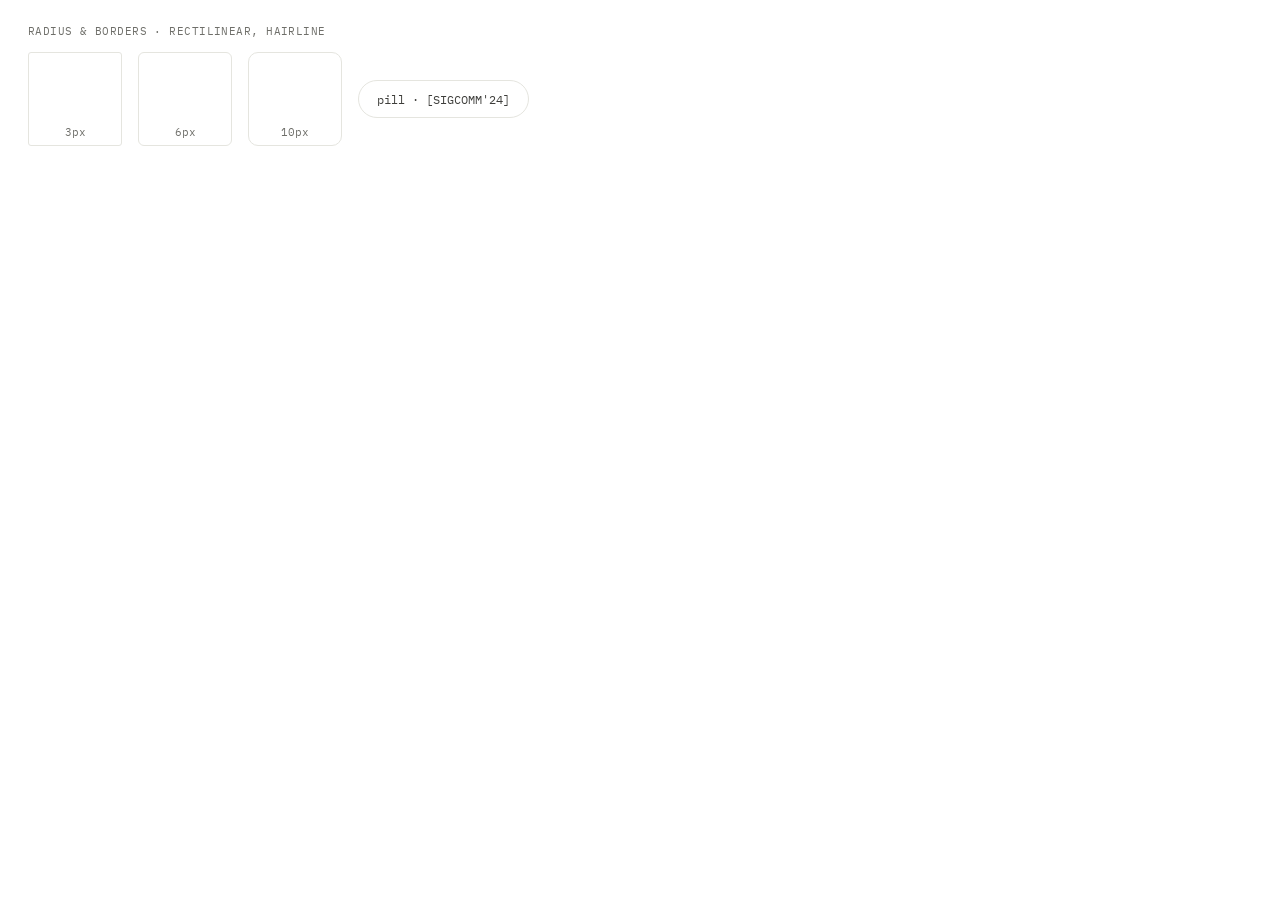
<file: preview/radius-borders.html>
<!doctype html>
<html><head><meta charset="utf-8"><link rel="stylesheet" href="_card.css"></head>
<body><div class="card">
<div class="meta">Radius &amp; borders · Rectilinear, hairline</div>
<div style="display:flex;gap:16px;align-items:center">
<div style="width:80px;height:80px;background:#fff;border:1px solid #E5E5DF;border-radius:3px;display:flex;align-items:flex-end;justify-content:center;padding:6px;font-family:var(--font-mono);font-size:11px;color:var(--fg-3)">3px</div>
<div style="width:80px;height:80px;background:#fff;border:1px solid #E5E5DF;border-radius:6px;display:flex;align-items:flex-end;justify-content:center;padding:6px;font-family:var(--font-mono);font-size:11px;color:var(--fg-3)">6px</div>
<div style="width:80px;height:80px;background:#fff;border:1px solid #E5E5DF;border-radius:10px;display:flex;align-items:flex-end;justify-content:center;padding:6px;font-family:var(--font-mono);font-size:11px;color:var(--fg-3)">10px</div>
<div style="height:36px;padding:0 18px;background:#fff;border:1px solid #E5E5DF;border-radius:999px;display:flex;align-items:center;font-family:var(--font-mono);font-size:12px;color:var(--fg-2)">pill · [SIGCOMM'24]</div>
</div>
</div></body></html>
</file>
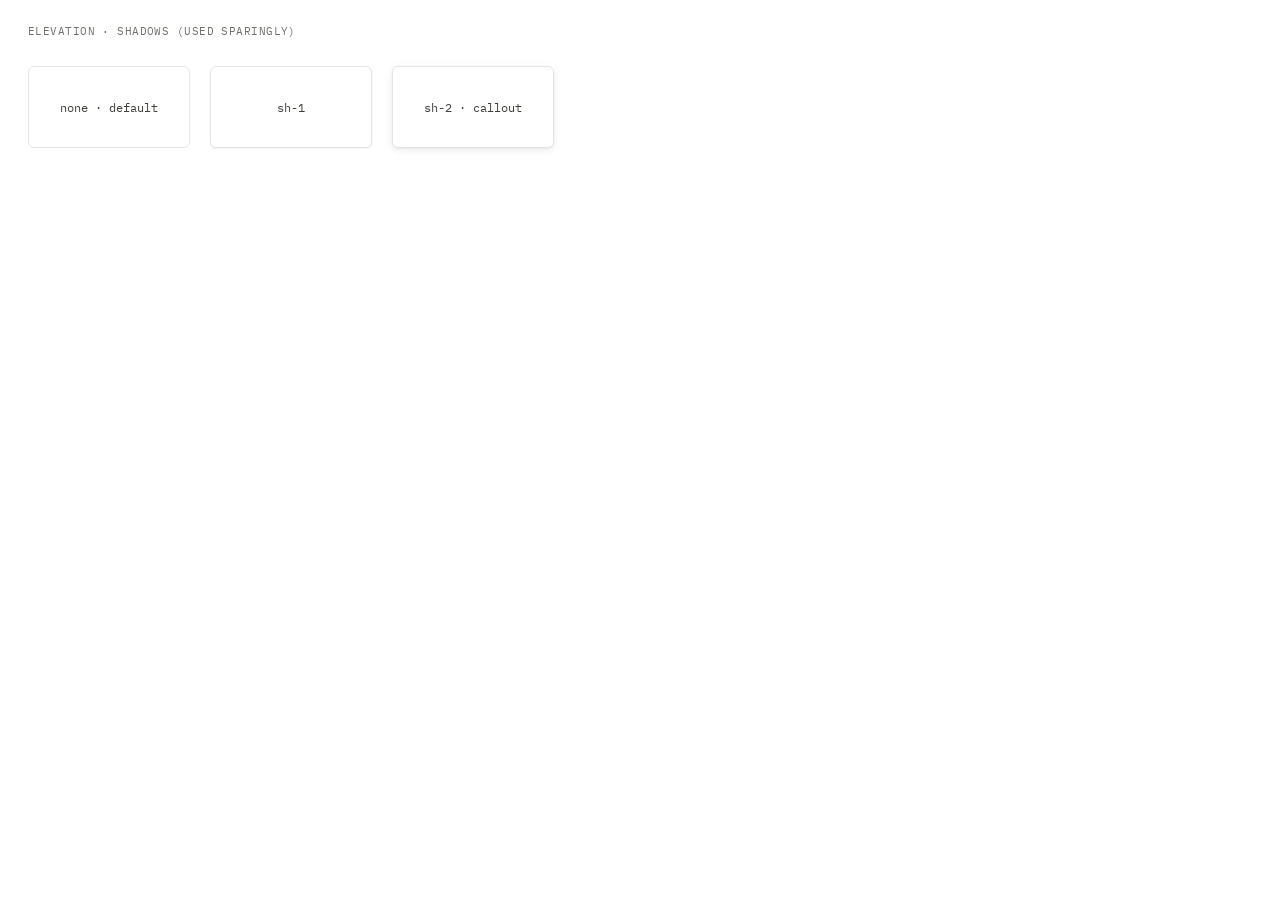
<file: preview/shadows.html>
<!doctype html>
<html><head><meta charset="utf-8"><link rel="stylesheet" href="_card.css"></head>
<body><div class="card">
<div class="meta">Elevation · Shadows (used sparingly)</div>
<div style="display:flex;gap:20px;padding:14px 0">
<div style="width:160px;height:80px;background:#fff;border:1px solid #E5E5DF;border-radius:6px;display:flex;align-items:center;justify-content:center;font-family:var(--font-mono);font-size:12px;color:var(--fg-2)">none · default</div>
<div style="width:160px;height:80px;background:#fff;border:1px solid #E5E5DF;border-radius:6px;box-shadow:0 1px 2px rgba(17,17,16,.06);display:flex;align-items:center;justify-content:center;font-family:var(--font-mono);font-size:12px;color:var(--fg-2)">sh-1</div>
<div style="width:160px;height:80px;background:#fff;border:1px solid #E5E5DF;border-radius:6px;box-shadow:0 2px 8px rgba(17,17,16,.08), 0 1px 2px rgba(17,17,16,.04);display:flex;align-items:center;justify-content:center;font-family:var(--font-mono);font-size:12px;color:var(--fg-2)">sh-2 · callout</div>
</div>
</div></body></html>
</file>
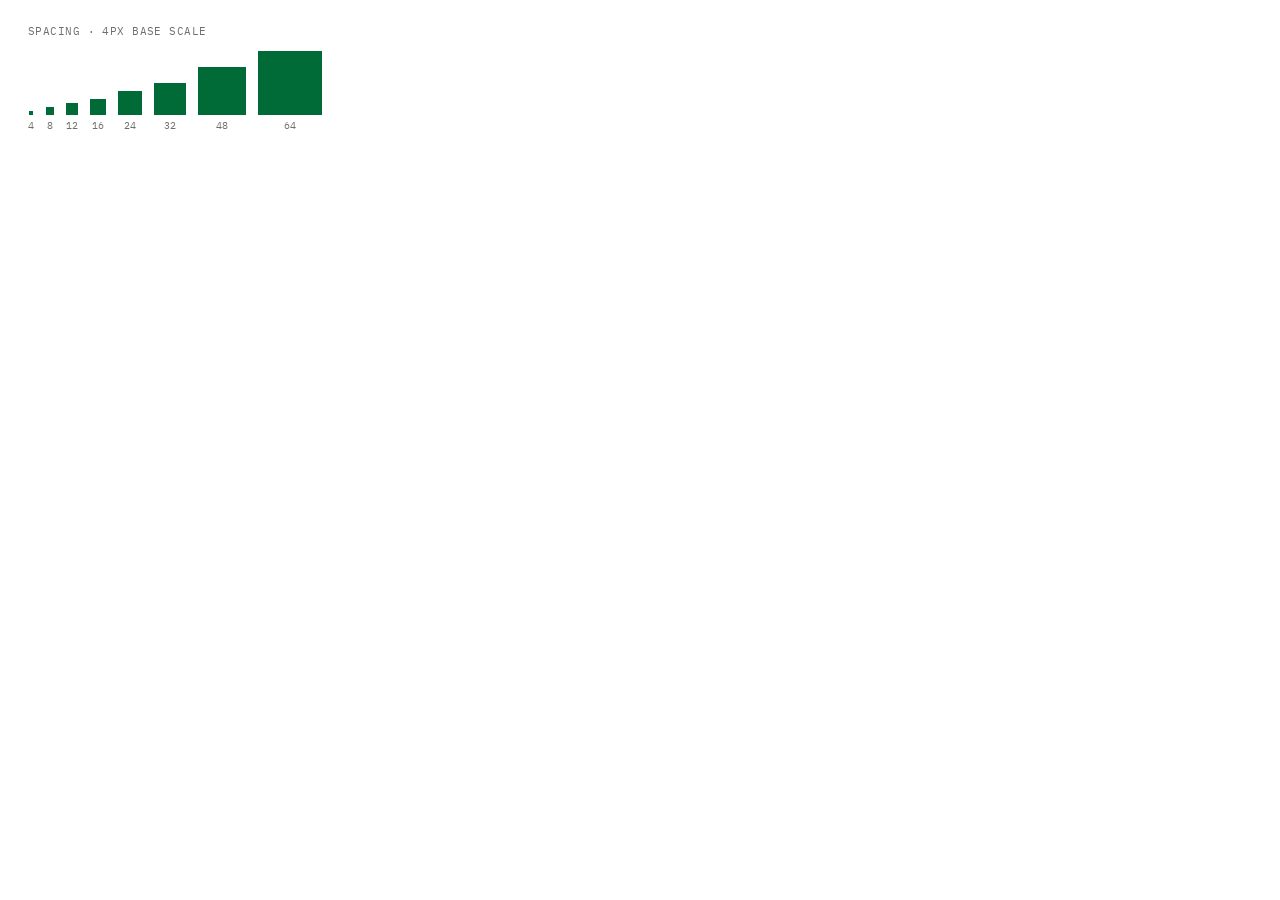
<file: preview/spacing-scale.html>
<!doctype html>
<html><head><meta charset="utf-8"><link rel="stylesheet" href="_card.css"></head>
<body><div class="card">
<div class="meta">Spacing · 4px base scale</div>
<div style="display:flex;align-items:flex-end;gap:12px;height:80px">
<div style="display:flex;flex-direction:column;align-items:center;gap:4px"><div style="width:4px;height:4px;background:#006B37"></div><div style="font-family:var(--font-mono);font-size:10px;color:var(--fg-3)">4</div></div>
<div style="display:flex;flex-direction:column;align-items:center;gap:4px"><div style="width:8px;height:8px;background:#006B37"></div><div style="font-family:var(--font-mono);font-size:10px;color:var(--fg-3)">8</div></div>
<div style="display:flex;flex-direction:column;align-items:center;gap:4px"><div style="width:12px;height:12px;background:#006B37"></div><div style="font-family:var(--font-mono);font-size:10px;color:var(--fg-3)">12</div></div>
<div style="display:flex;flex-direction:column;align-items:center;gap:4px"><div style="width:16px;height:16px;background:#006B37"></div><div style="font-family:var(--font-mono);font-size:10px;color:var(--fg-3)">16</div></div>
<div style="display:flex;flex-direction:column;align-items:center;gap:4px"><div style="width:24px;height:24px;background:#006B37"></div><div style="font-family:var(--font-mono);font-size:10px;color:var(--fg-3)">24</div></div>
<div style="display:flex;flex-direction:column;align-items:center;gap:4px"><div style="width:32px;height:32px;background:#006B37"></div><div style="font-family:var(--font-mono);font-size:10px;color:var(--fg-3)">32</div></div>
<div style="display:flex;flex-direction:column;align-items:center;gap:4px"><div style="width:48px;height:48px;background:#006B37"></div><div style="font-family:var(--font-mono);font-size:10px;color:var(--fg-3)">48</div></div>
<div style="display:flex;flex-direction:column;align-items:center;gap:4px"><div style="width:64px;height:64px;background:#006B37"></div><div style="font-family:var(--font-mono);font-size:10px;color:var(--fg-3)">64</div></div>
</div>
</div></body></html>
</file>
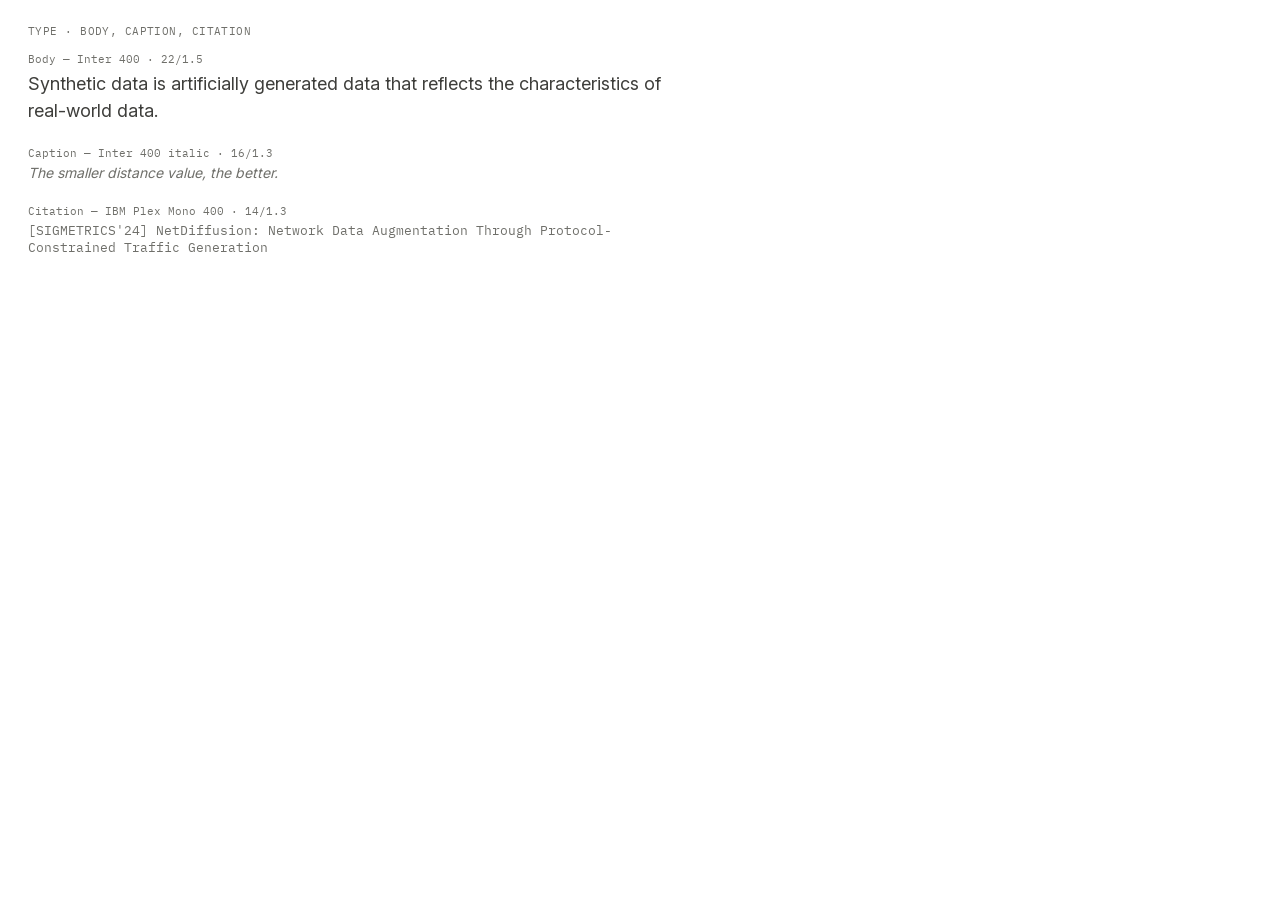
<file: preview/type-body.html>
<!doctype html>
<html><head><meta charset="utf-8"><link rel="stylesheet" href="_card.css">
<style>
.tspec { display:flex; flex-direction:column; gap:4px; margin-bottom:8px; }
.tlabel { font-size:11px; color:var(--fg-3); font-family:var(--font-mono); }
</style>
</head>
<body><div class="card">
<div class="meta">Type · Body, caption, citation</div>
<div class="tspec"><div class="tlabel">Body — Inter 400 · 22/1.5</div>
<div style="font-family:var(--font-sans);font-size:18px;line-height:1.5;color:var(--fg-2)">Synthetic data is artificially generated data that reflects the characteristics of real-world data.</div></div>
<div class="tspec"><div class="tlabel">Caption — Inter 400 italic · 16/1.3</div>
<div style="font-family:var(--font-sans);font-size:14px;line-height:1.3;color:var(--fg-3);font-style:italic">The smaller distance value, the better.</div></div>
<div class="tspec"><div class="tlabel">Citation — IBM Plex Mono 400 · 14/1.3</div>
<div style="font-family:var(--font-mono);font-size:13px;color:var(--fg-3)">[SIGMETRICS'24] NetDiffusion: Network Data Augmentation Through Protocol-Constrained Traffic Generation</div></div>
</div></body></html>
</file>
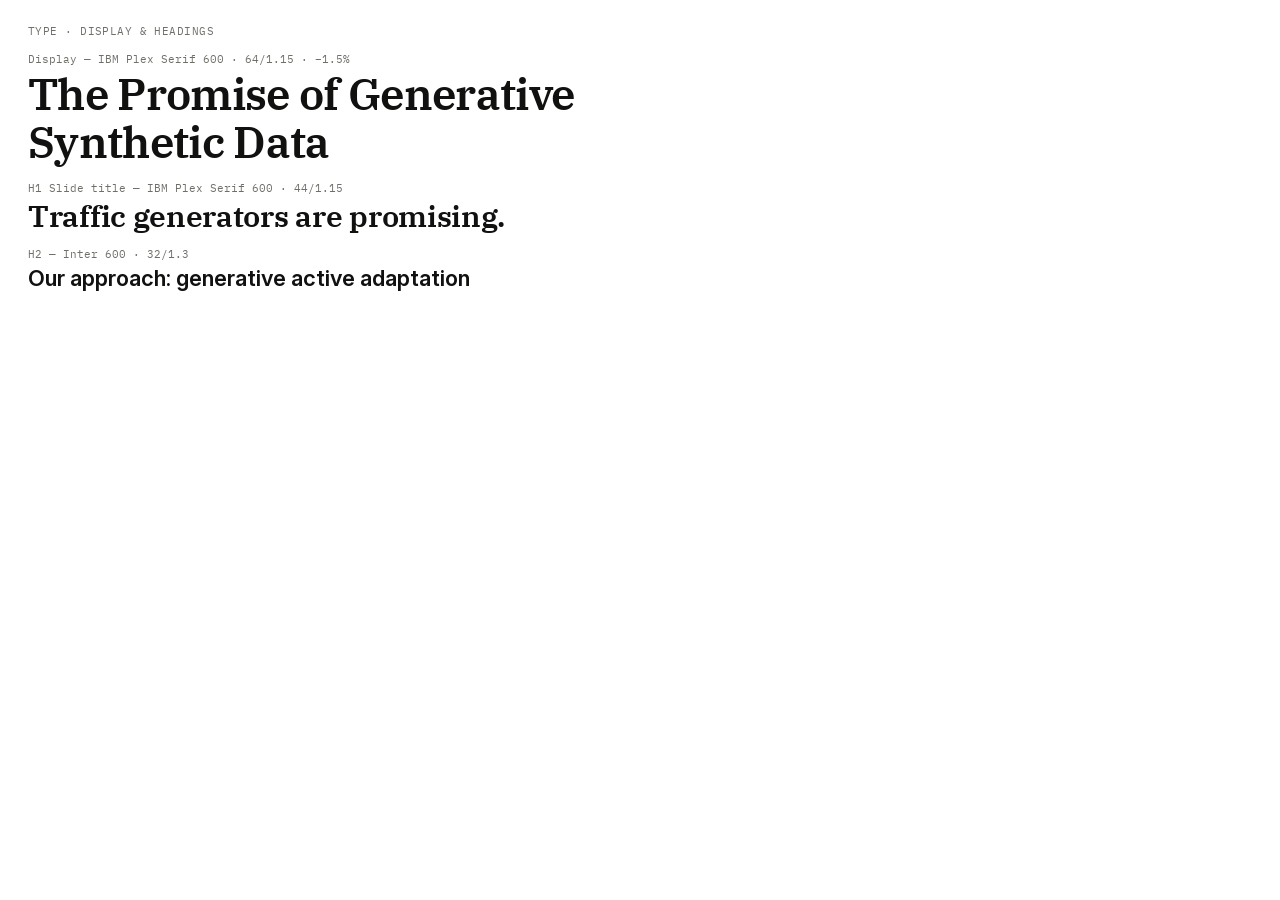
<file: preview/type-display.html>
<!doctype html>
<html><head><meta charset="utf-8"><link rel="stylesheet" href="_card.css">
<style>
.tspec { display:flex; flex-direction:column; gap:4px; }
.tlabel { font-size:11px; color:var(--fg-3); font-family:var(--font-mono); }
.tsample { color:var(--fg-1); }
</style>
</head>
<body><div class="card">
<div class="meta">Type · Display &amp; headings</div>
<div class="tspec"><div class="tlabel">Display — IBM Plex Serif 600 · 64/1.15 · −1.5%</div>
<div class="tsample" style="font-family:var(--font-serif);font-weight:600;font-size:44px;line-height:1.1;letter-spacing:-0.015em">The Promise of Generative Synthetic Data</div></div>
<div class="tspec"><div class="tlabel">H1 Slide title — IBM Plex Serif 600 · 44/1.15</div>
<div class="tsample" style="font-family:var(--font-serif);font-weight:600;font-size:30px;line-height:1.15;letter-spacing:-0.01em">Traffic generators are promising.</div></div>
<div class="tspec"><div class="tlabel">H2 — Inter 600 · 32/1.3</div>
<div class="tsample" style="font-family:var(--font-sans);font-weight:600;font-size:22px">Our approach: generative active adaptation</div></div>
</div></body></html>
</file>
<file: colors_and_type.css>
/* NAISS Lab — Colors & Type
 *
 * Derived from the academic talk deck by Prof. Shinan Liu (NAISS Lab, HKU DASE).
 * Minimal, serious, reference-grade academic aesthetic.
 * Primary accent: HKU Green.
 */

@font-face {
  font-family: "Inter";
  font-weight: 400 700;
  font-style: normal;
  font-display: swap;
  src: url("fonts/Inter-Variable.woff2") format("woff2-variations");
}

@font-face {
  font-family: "IBM Plex Serif";
  font-weight: 400;
  font-display: swap;
  src: url("fonts/IBMPlexSerif-Regular.woff2") format("woff2");
}
@font-face {
  font-family: "IBM Plex Serif";
  font-weight: 600;
  font-display: swap;
  src: url("fonts/IBMPlexSerif-SemiBold.woff2") format("woff2");
}

@font-face {
  font-family: "IBM Plex Mono";
  font-weight: 400;
  font-display: swap;
  src: url("fonts/IBMPlexMono-Regular.woff2") format("woff2");
}
@font-face {
  font-family: "IBM Plex Mono";
  font-weight: 500;
  font-display: swap;
  src: url("fonts/IBMPlexMono-Medium.woff2") format("woff2");
}

:root {
  /* ---- Brand colors (sampled from NAISS Lab logo) ---- */
  --naiss-green: #12493D;        /* Deep teal-green — primary brand */
  --naiss-green-600: #0D362C;    /* pressed / hover darker */
  --naiss-green-400: #2B6A5B;    /* lighter green for secondary strokes */
  --naiss-green-100: #E4EDEA;    /* tint for backgrounds, table stripes */
  --naiss-gold: #D08020;         /* warm gold-orange, secondary accent */
  --naiss-gold-100: #FAF0E2;     /* gold tint */
  --naiss-coral: #C4514C;        /* "worse" row highlight */
  --naiss-blue: #2F6FB5;         /* diagram tertiary */

  /* ---- Neutrals (warm grey ramp) ---- */
  --ink-0: #FFFFFF;              /* slide background — pure white per brand */
  --ink-50: #FAFAF9;             /* subtle surface */
  --ink-100: #F2F2EF;
  --ink-200: #E5E5E1;
  --ink-300: #C9C9C3;
  --ink-400: #9A9A94;
  --ink-500: #6F6F6A;
  --ink-700: #3E3E3B;
  --ink-900: #111110;            /* primary text */

  /* ---- Semantic foreground / background ---- */
  --fg-1: var(--ink-900);        /* primary text */
  --fg-2: var(--ink-700);        /* secondary */
  --fg-3: var(--ink-500);        /* tertiary, captions */
  --fg-4: var(--ink-400);        /* slide numbers, meta */
  --fg-accent: var(--naiss-green);
  --fg-on-accent: var(--ink-0);

  --bg-1: var(--ink-0);          /* page bg — white */
  --bg-2: var(--ink-0);          /* cards, chips */
  --bg-3: var(--ink-100);        /* subtle surfaces */
  --border-1: var(--ink-200);
  --border-2: var(--ink-300);

  /* ---- Type ---- */
  --font-sans: "Inter", "Helvetica Neue", Helvetica, Arial, sans-serif;
  --font-serif: "IBM Plex Serif", "Charter", Georgia, serif;
  --font-mono: "IBM Plex Mono", "SF Mono", Menlo, Consolas, monospace;

  --fs-display: 64px;            /* title slide */
  --fs-h1: 44px;                 /* slide title */
  --fs-h2: 32px;
  --fs-h3: 24px;
  --fs-body: 22px;               /* slide body */
  --fs-body-sm: 18px;
  --fs-caption: 16px;            /* table captions, citation line */
  --fs-meta: 14px;               /* slide number, footer */

  --lh-tight: 1.15;
  --lh-snug: 1.3;
  --lh-normal: 1.5;

  /* ---- Spacing ---- */
  --sp-1: 4px;
  --sp-2: 8px;
  --sp-3: 12px;
  --sp-4: 16px;
  --sp-5: 24px;
  --sp-6: 32px;
  --sp-7: 48px;
  --sp-8: 64px;
  --sp-9: 96px;

  /* ---- Radius ---- */
  --r-sm: 3px;
  --r-md: 6px;
  --r-lg: 10px;
  --r-pill: 999px;

  /* ---- Shadows / elevation (used sparingly; academic decks use borders over shadows) ---- */
  --sh-1: 0 1px 2px rgba(17, 17, 16, 0.06);
  --sh-2: 0 2px 8px rgba(17, 17, 16, 0.08), 0 1px 2px rgba(17, 17, 16, 0.04);
  --sh-3: 0 8px 24px rgba(17, 17, 16, 0.10);

  /* ---- Slide canvas ---- */
  --slide-w: 1280px;
  --slide-h: 720px;
  --slide-pad-x: 72px;
  --slide-pad-y: 56px;
}

/* ---------- Base type utilities ---------- */

.display {
  font-family: var(--font-serif);
  font-size: var(--fs-display);
  font-weight: 600;
  line-height: var(--lh-tight);
  letter-spacing: -0.015em;
  color: var(--fg-1);
}

.h1, h1 {
  font-family: var(--font-serif);
  font-size: var(--fs-h1);
  font-weight: 600;
  line-height: var(--lh-tight);
  letter-spacing: -0.01em;
  color: var(--fg-1);
  margin: 0;
}

.h2, h2 {
  font-family: var(--font-sans);
  font-size: var(--fs-h2);
  font-weight: 600;
  line-height: var(--lh-snug);
  color: var(--fg-1);
  margin: 0;
}

.h3, h3 {
  font-family: var(--font-sans);
  font-size: var(--fs-h3);
  font-weight: 600;
  line-height: var(--lh-snug);
  color: var(--fg-1);
  margin: 0;
}

.body, p {
  font-family: var(--font-sans);
  font-size: var(--fs-body);
  font-weight: 400;
  line-height: var(--lh-normal);
  color: var(--fg-2);
  margin: 0;
}

.caption {
  font-family: var(--font-sans);
  font-size: var(--fs-caption);
  font-weight: 400;
  line-height: var(--lh-snug);
  color: var(--fg-3);
  font-style: italic;
}

.citation {
  font-family: var(--font-mono);
  font-size: var(--fs-meta);
  font-weight: 400;
  color: var(--fg-3);
  letter-spacing: 0.01em;
}

.mono, code {
  font-family: var(--font-mono);
  font-size: 0.92em;
  color: var(--fg-1);
  background: var(--bg-3);
  padding: 0.1em 0.35em;
  border-radius: var(--r-sm);
}

.slide-number {
  font-family: var(--font-sans);
  font-size: var(--fs-meta);
  color: var(--fg-4);
  font-variant-numeric: tabular-nums;
}

/* Accent emphasis — drop on a word or phrase in a title */
.accent {
  color: var(--fg-accent);
}
.accent-underline {
  background-image: linear-gradient(var(--naiss-green), var(--naiss-green));
  background-size: 100% 3px;
  background-repeat: no-repeat;
  background-position: 0 100%;
  padding-bottom: 2px;
}
</file>
<file: preview/_card.css>
@import url("../colors_and_type.css");

html, body {
  margin: 0;
  padding: 0;
  background: var(--bg-1);
  color: var(--fg-1);
  font-family: var(--font-sans);
  -webkit-font-smoothing: antialiased;
  font-smooth: always;
}

.card {
  width: 700px;
  box-sizing: border-box;
  padding: 24px 28px;
  background: var(--bg-1);
  display: flex;
  flex-direction: column;
  gap: 14px;
}

.row { display: flex; gap: 12px; align-items: center; }
.grow { flex: 1; }
.spacer { height: 8px; }

.swatch {
  display: flex;
  flex-direction: column;
  gap: 6px;
  flex: 1;
  min-width: 0;
}
.swatch-chip {
  height: 56px;
  border-radius: 6px;
  border: 1px solid var(--border-1);
}
.swatch-name {
  font-size: 12px;
  font-weight: 500;
  color: var(--fg-1);
  font-family: var(--font-mono);
  white-space: nowrap;
  overflow: hidden;
  text-overflow: ellipsis;
}
.swatch-hex {
  font-size: 11px;
  color: var(--fg-3);
  font-family: var(--font-mono);
}

.meta {
  font-size: 11px;
  color: var(--fg-3);
  font-family: var(--font-mono);
  letter-spacing: 0.04em;
  text-transform: uppercase;
}
</file>
